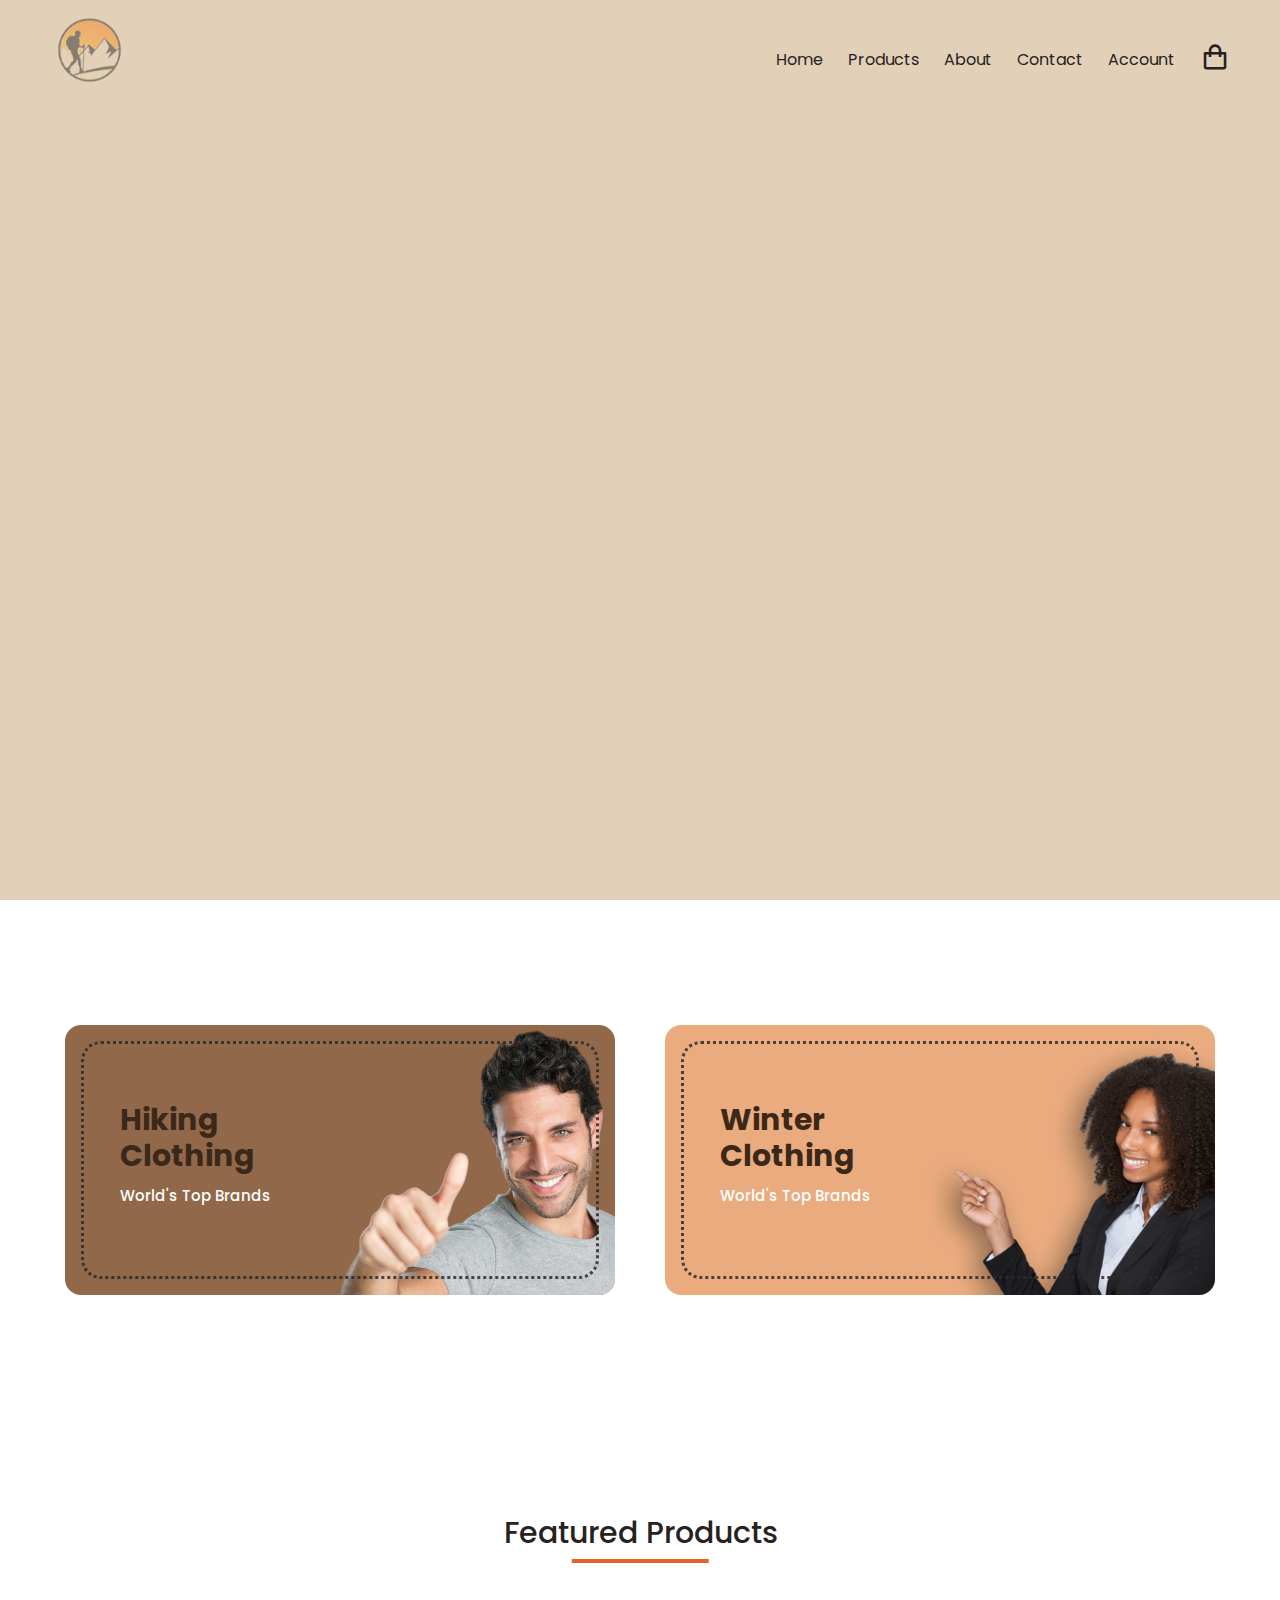
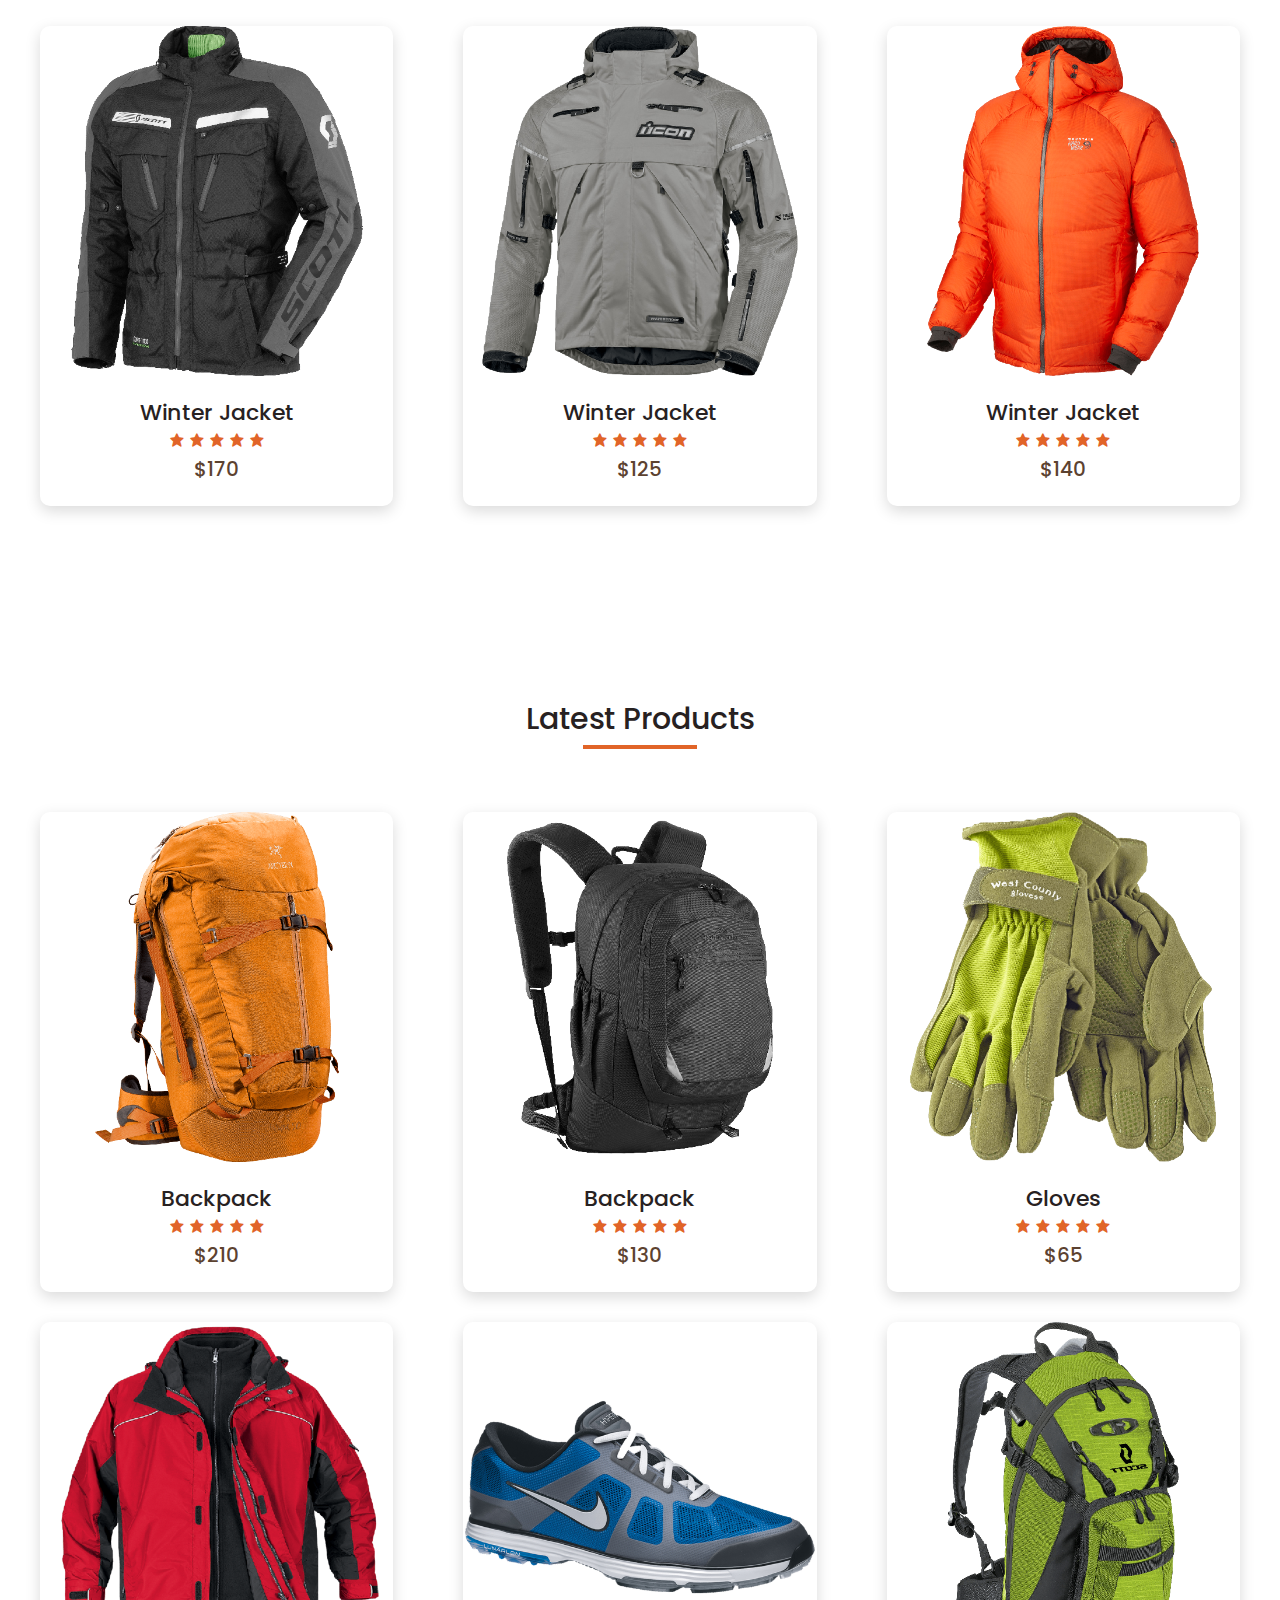
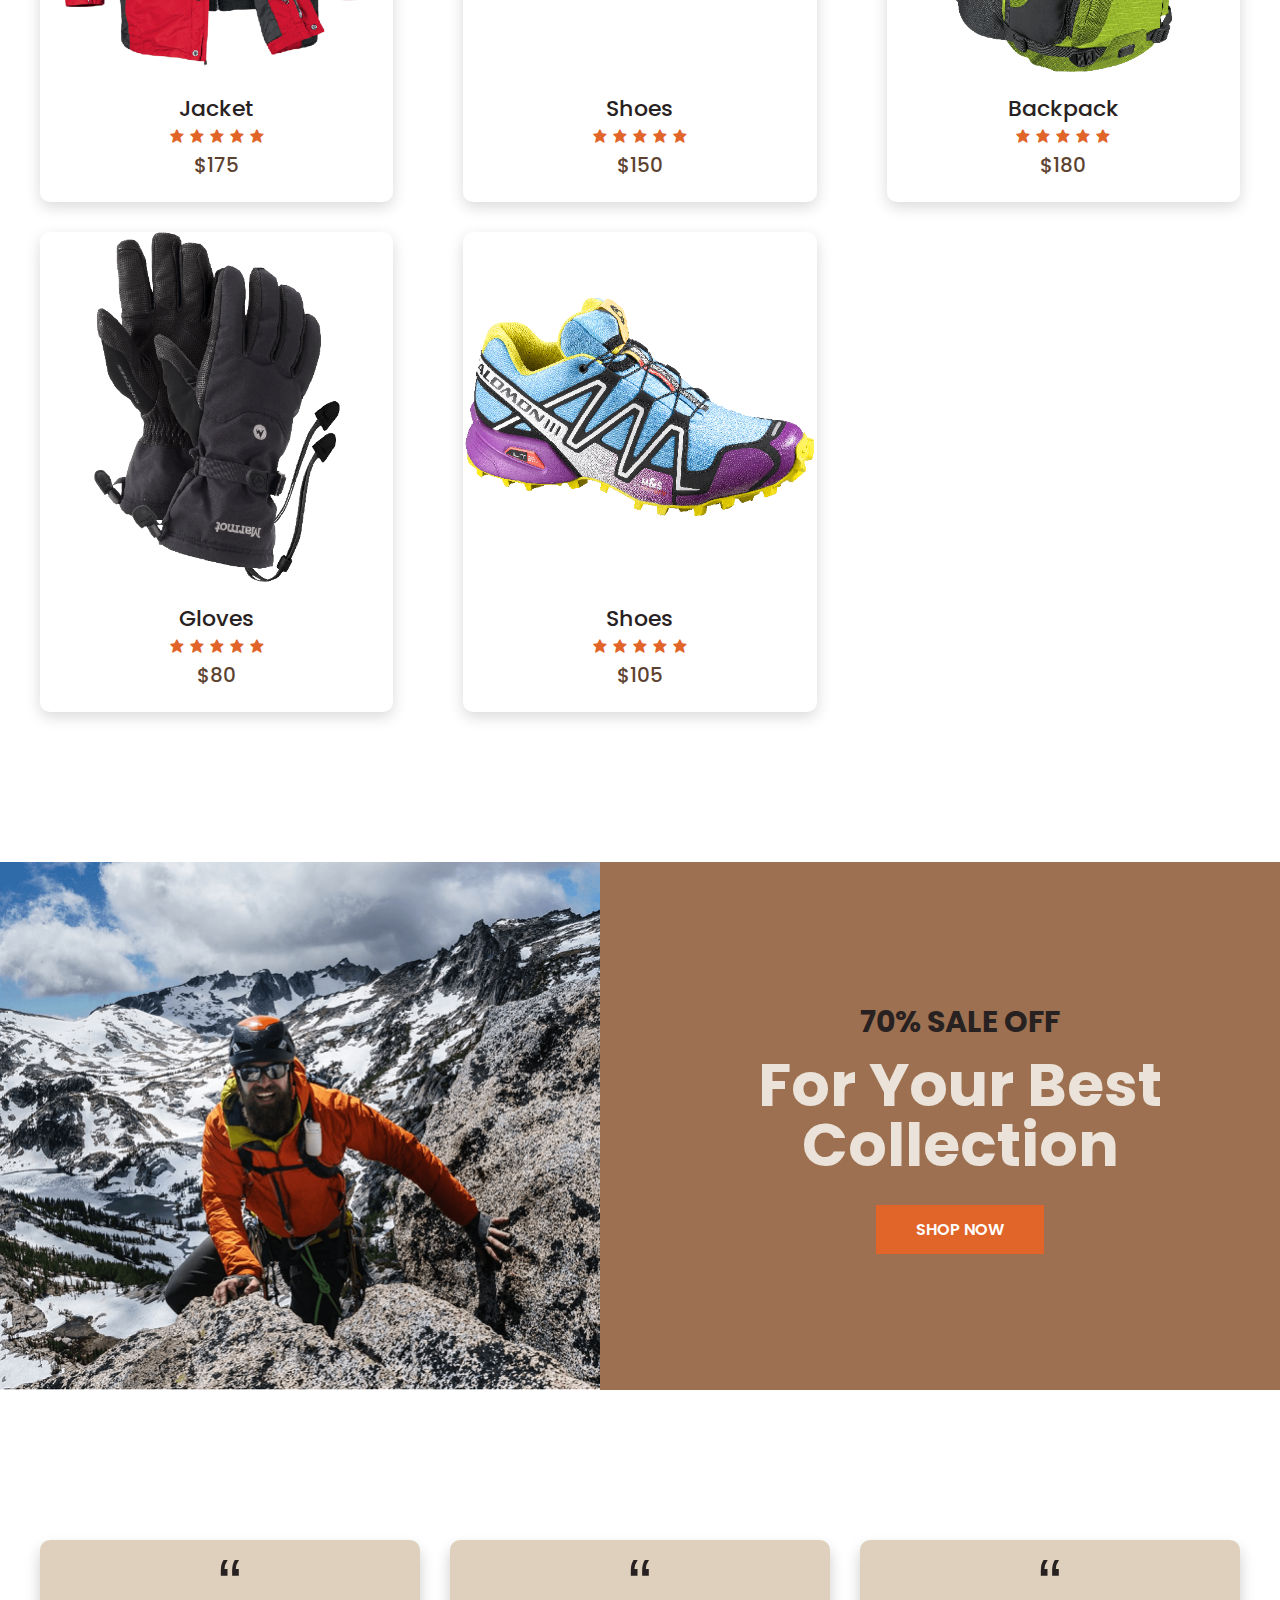
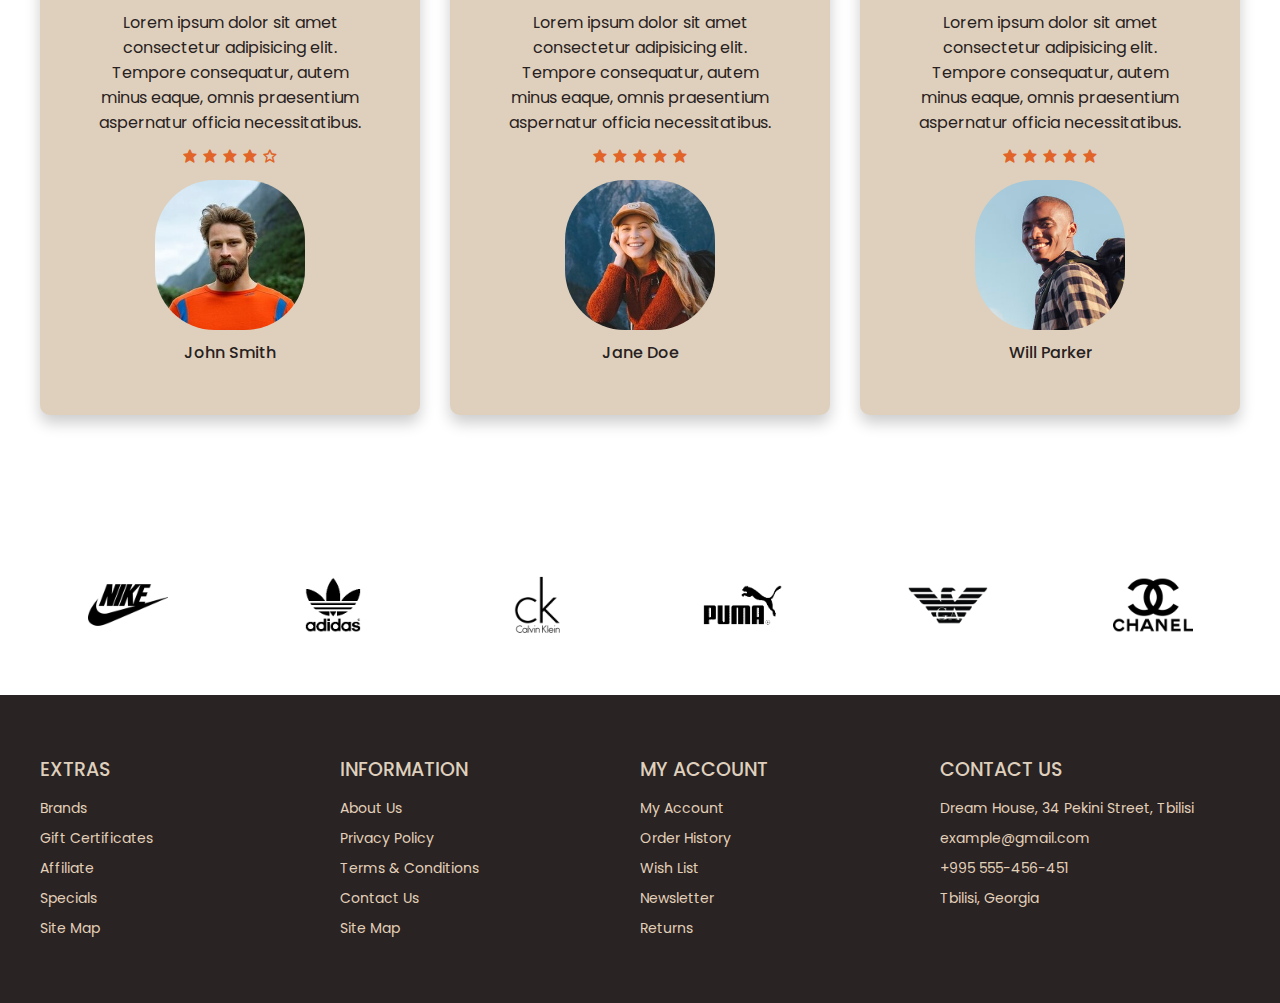
<file: index.html>
<!DOCTYPE html>
<html lang="en">

<head>
  <meta charset="UTF-8" />
  <meta name="viewport" content="width=device-width, initial-scale=1.0" />
  <link rel="shortcut icon" href="logo.png" />
  <!--box icons-->
  <link rel="stylesheet" href="https://cdn.jsdelivr.net/npm/boxicons@latest/css/boxicons.min.css" />
  <!--fonts-->
  <link rel="preconnect" href="https://fonts.gstatic.com" />
  <link href="https://fonts.googleapis.com/css2?family=Poppins:wght@400;600;700&display=swap" rel="stylesheet" />
  <link rel="stylesheet" href="style.css" />
  <title>E-commerce Website</title>
</head>

<body>
  <!--header-->
  <header id="home" class="header">
    <!--navigation-->
    <nav class="nav">
      <div class="navigation container">
        <div class="logo">
          <img src="logo.png" alt="logo" />
        </div>
        <div class="menu">
          <div class="top-nav">
            <div class="logo">
              <img src="logo.png" alt="logo" />
            </div>
            <div class="close">
              <i class="bx bx-x"></i>
            </div>
          </div>

          <ul class="nav-list">
            <li class="nav-item">
              <a href="#home" class="nav-link scroll-link">Home</a>
            </li>
            <li class="nav-item">
              <a href="product.html" class="nav-link">Products</a>
            </li>
            <li class="nav-item">
              <a href="#about" class="nav-link scroll-link">About</a>
            </li>
            <li class="nav-item">
              <a href="#contact" class="nav-link scroll-link">Contact</a>
            </li>
            <li class="nav-item">
              <a href="#account" class="nav-link scroll-link">Account</a>
            </li>
            <li class="nav-item">
              <a href="cart.html" class="nav-link icon"><i class="bx bx-shopping-bag"></i></a></a>
            </li>
          </ul>
        </div>
        <a href="cart.html" class="cart-icon">
          <i class="bx bx-shopping-bag"></i>
        </a>
        <div class="hamburger">
          <i class="bx bx-menu"></i>
        </div>
      </div>
    </nav>

    <!--banner-->
    <img src="img/banner1.png" alt="" class="banner-img" />

    <div class="banner-content">
      <h2> <span class="discount">70%</span> SALE OFF</h2>
      <h1>
        <span>Winter Vibes</span>
        <span>mode on</span>
      </h1>
      <a href="#" class="btn">shop now</a>
    </div>
  </header>

  <!--main-->
  <main>
    <section class="section advert">
      <div class="advert-center container">
        <div class="advert-box">
          <div class="dotted">
            <div class="content">
              <h2>Hiking <br /> Clothing</h2>
              <h4>World's Top Brands</h4>
            </div>
          </div>
          <img src="img/advert1.png" alt="" />
        </div>
        <div class="advert-box">
          <div class="dotted">
            <div class="content">
              <h2>Winter <br /> Clothing</h2>
              <h4>World's Top Brands</h4>
            </div>
          </div>
          <img src="img/advert2.png" alt="" />
        </div>
      </div>
    </section>

    <!--featured products-->
    <section class="section featured">
      <div class="title">
        <h1>Featured Products</h1>
      </div>
      <div class="product-center container">
        <div class="product">
          <div class="product-header">
            <img src="img/jacket (1).png" alt="" />
            <ul class="icons">
              <span><i class="bx bx-heart"></i></span>
              <span><i class="bx bx-shopping-bag"></i></span>
              <span><i class="bx bx-search"></i></span>
            </ul>
          </div>
          <div class="product-footer">
            <a href="product-detail1.html">
              <h3>Winter Jacket</h3>
            </a>

            <div class="rating">
              <i class="bx bxs-star"></i>
              <i class="bx bxs-star"></i>
              <i class="bx bxs-star"></i>
              <i class="bx bxs-star"></i>
              <i class="bx bxs-star"></i>
            </div>
            <h4 class="price">$170</h4>
          </div>
        </div>
        <div class="product">
          <div class="product-header">
            <img src="img/jacket (3).png" alt="" />
            <ul class="icons">
              <span><i class="bx bx-heart"></i></span>
              <span><i class="bx bx-shopping-bag"></i></span>
              <span><i class="bx bx-search"></i></span>
            </ul>
          </div>
          <div class="product-footer">
            <a href="product-detail1.html">
              <h3>Winter Jacket</h3>
            </a>

            <div class="rating">
              <i class="bx bxs-star"></i>
              <i class="bx bxs-star"></i>
              <i class="bx bxs-star"></i>
              <i class="bx bxs-star"></i>
              <i class="bx bxs-star"></i>
            </div>
            <h4 class="price">$125</h4>
          </div>
        </div>
        <div class="product">
          <div class="product-header">
            <img src="img/jacket (2).png" alt="" />
            <ul class="icons">
              <span><i class="bx bx-heart"></i></span>
              <span><i class="bx bx-shopping-bag"></i></span>
              <span><i class="bx bx-search"></i></span>
            </ul>
          </div>
          <div class="product-footer">
            <a href="product-detail1.html">
              <h3>Winter Jacket</h3>
            </a>

            <div class="rating">
              <i class="bx bxs-star"></i>
              <i class="bx bxs-star"></i>
              <i class="bx bxs-star"></i>
              <i class="bx bxs-star"></i>
              <i class="bx bxs-star"></i>
            </div>
            <h4 class="price">$140</h4>
          </div>
        </div>
      </div>
    </section>

    <!--Latest products-->
    <section class="section featured">
      <div class="title">
        <h1>Latest Products</h1>
      </div>
      <div class="product-center container">
        <div class="product">
          <div class="product-header">
            <img src="img/backpack (1).png" alt="" />
            <ul class="icons">
              <span><i class="bx bx-heart"></i></span>
              <span><i class="bx bx-shopping-bag"></i></span>
              <span><i class="bx bx-search"></i></span>
            </ul>
          </div>
          <div class="product-footer">
            <a href="product-detail2.html">
              <h3>Backpack</h3>
            </a>

            <div class="rating">
              <i class="bx bxs-star"></i>
              <i class="bx bxs-star"></i>
              <i class="bx bxs-star"></i>
              <i class="bx bxs-star"></i>
              <i class="bx bxs-star"></i>
            </div>
            <h4 class="price">$210</h4>
          </div>
        </div>

        <div class="product">
          <div class="product-header">
            <img src="img/backpack (3).png" alt="" />
            <ul class="icons">
              <span><i class="bx bx-heart"></i></span>
              <span><i class="bx bx-shopping-bag"></i></span>
              <span><i class="bx bx-search"></i></span>
            </ul>
          </div>
          <div class="product-footer">
            <a href="product-detail2.html">
              <h3>Backpack</h3>
            </a>
            <div class="rating">
              <i class="bx bxs-star"></i>
              <i class="bx bxs-star"></i>
              <i class="bx bxs-star"></i>
              <i class="bx bxs-star"></i>
              <i class="bx bxs-star"></i>
            </div>
            <h4 class="price">$130</h4>
          </div>
        </div>

        <div class="product">
          <div class="product-header">
            <img src="img/gloves (1).png" alt="" />
            <ul class="icons">
              <span><i class="bx bx-heart"></i></span>
              <span><i class="bx bx-shopping-bag"></i></span>
              <span><i class="bx bx-search"></i></span>
            </ul>
          </div>
          <div class="product-footer">
            <a href="product-detail3.html">
              <h3>Gloves</h3>
            </a>
            <div class="rating">
              <i class="bx bxs-star"></i>
              <i class="bx bxs-star"></i>
              <i class="bx bxs-star"></i>
              <i class="bx bxs-star"></i>
              <i class="bx bxs-star"></i>
            </div>
            <h4 class="price">$65</h4>
          </div>
        </div>

        <div class="product">
          <div class="product-header">
            <img src="img/jacket (5).png" alt="" />
            <ul class="icons">
              <span><i class="bx bx-heart"></i></span>
              <span><i class="bx bx-shopping-bag"></i></span>
              <span><i class="bx bx-search"></i></span>
            </ul>
          </div>
          <div class="product-footer">
            <a href="product-detail1.html">
              <h3>Jacket</h3>
            </a>
            <div class="rating">
              <i class="bx bxs-star"></i>
              <i class="bx bxs-star"></i>
              <i class="bx bxs-star"></i>
              <i class="bx bxs-star"></i>
              <i class="bx bxs-star"></i>
            </div>
            <h4 class="price">$175</h4>
          </div>
        </div>

        <div class="product">
          <div class="product-header">
            <img src="img/shoes (1).png" alt="" />
            <ul class="icons">
              <span><i class="bx bx-heart"></i></span>
              <span><i class="bx bx-shopping-bag"></i></span>
              <span><i class="bx bx-search"></i></span>
            </ul>
          </div>
          <div class="product-footer">
            <a href="product-detail.html">
              <h3>Shoes</h3>
            </a>
            <div class="rating">
              <i class="bx bxs-star"></i>
              <i class="bx bxs-star"></i>
              <i class="bx bxs-star"></i>
              <i class="bx bxs-star"></i>
              <i class="bx bxs-star"></i>
            </div>
            <h4 class="price">$150</h4>
          </div>
        </div>

        <div class="product">
          <div class="product-header">
            <img src="img/backpack (2).png" alt="" />
            <ul class="icons">
              <span><i class="bx bx-heart"></i></span>
              <span><i class="bx bx-shopping-bag"></i></span>
              <span><i class="bx bx-search"></i></span>
            </ul>
          </div>
          <div class="product-footer">
            <a href="product-detail2.html">
              <h3>Backpack</h3>
            </a>
            <div class="rating">
              <i class="bx bxs-star"></i>
              <i class="bx bxs-star"></i>
              <i class="bx bxs-star"></i>
              <i class="bx bxs-star"></i>
              <i class="bx bxs-star"></i>
            </div>
            <h4 class="price">$180</h4>
          </div>
        </div>

        <div class="product">
          <div class="product-header">
            <img src="img/gloves (3).png" alt="" />
            <ul class="icons">
              <span><i class="bx bx-heart"></i></span>
              <span><i class="bx bx-shopping-bag"></i></span>
              <span><i class="bx bx-search"></i></span>
            </ul>
          </div>
          <div class="product-footer">
            <a href="product-detail3.html">
              <h3>Gloves</h3>
            </a>
            <div class="rating">
              <i class="bx bxs-star"></i>
              <i class="bx bxs-star"></i>
              <i class="bx bxs-star"></i>
              <i class="bx bxs-star"></i>
              <i class="bx bxs-star"></i>
            </div>
            <h4 class="price">$80</h4>
          </div>
        </div>

        <div class="product">
          <div class="product-header">
            <img src="img/shoes (5).png" alt="" />
            <ul class="icons">
              <span><i class="bx bx-heart"></i></span>
              <span><i class="bx bx-shopping-bag"></i></span>
              <span><i class="bx bx-search"></i></span>
            </ul>
          </div>
          <div class="product-footer">
            <a href="product-detail.html">
              <h3>Shoes</h3>
            </a>
            <div class="rating">
              <i class="bx bxs-star"></i>
              <i class="bx bxs-star"></i>
              <i class="bx bxs-star"></i>
              <i class="bx bxs-star"></i>
              <i class="bx bxs-star"></i>
            </div>
            <h4 class="price">$105</h4>
          </div>
        </div>
      </div>
    </section>

    <!--product banner-->
    <section class="section">
      <div class="product-banner">
        <div class="left">
          <img src="img/traveller.png" alt="" />
        </div>

        <div class="right">
          <div class="content">
            <h2><span class="discount">70% </span>SALE OFF</h2>
            <h1>
              <span>For Your Best Collection</span>
            </h1>
            <a href="#" class="btn">Shop now</a>
          </div>
        </div>
      </div>
    </section>

    <!--testimonials-->
    <section class="section">
      <div class="testimonial-center container">
        <div class="testimonial">
          <span>&ldquo;</span>
          <p>
            Lorem ipsum dolor sit amet consectetur adipisicing elit. Tempore consequatur, autem minus eaque, omnis
            praesentium aspernatur officia necessitatibus.
          </p>
          <div class="rating">
            <i class="bx bxs-star"></i>
            <i class="bx bxs-star"></i>
            <i class="bx bxs-star"></i>
            <i class="bx bxs-star"></i>
            <i class="bx bx-star"></i>
          </div>
          <div class="img-cover">
            <img src="img/test (1).jpg" alt="" />
          </div>
          <h4>John Smith</h4>
        </div>

        <div class="testimonial">
          <span>&ldquo;</span>
          <p>
            Lorem ipsum dolor sit amet consectetur adipisicing elit. Tempore consequatur, autem minus eaque, omnis
            praesentium aspernatur officia necessitatibus.
          </p>
          <div class="rating">
            <i class="bx bxs-star"></i>
            <i class="bx bxs-star"></i>
            <i class="bx bxs-star"></i>
            <i class="bx bxs-star"></i>
            <i class="bx bxs-star"></i>
          </div>
          <div class="img-cover">
            <img src="img/test (2).jpg" alt="" />
          </div>
          <h4>Jane Doe</h4>
        </div>

        <div class="testimonial">
          <span>&ldquo;</span>
          <p>
            Lorem ipsum dolor sit amet consectetur adipisicing elit. Tempore consequatur, autem minus eaque, omnis
            praesentium aspernatur officia necessitatibus.
          </p>
          <div class="rating">
            <i class="bx bxs-star"></i>
            <i class="bx bxs-star"></i>
            <i class="bx bxs-star"></i>
            <i class="bx bxs-star"></i>
            <i class="bx bxs-star"></i>
          </div>
          <div class="img-cover">
            <img src="img/test (3).jpg" alt="" />
          </div>
          <h4>Will Parker</h4>
        </div>
      </div>
    </section>

    <!--brands-->
    <section class="section">
      <div class="brands-center container">
        <div class="brand">
          <img src="brands/brand (1).png" alt="" />
        </div>
        <div class="brand">
          <img src="brands/brand (2).png" alt="" />
        </div>
        <div class="brand">
          <img src="brands/brand (3).png" alt="" />
        </div>
        <div class="brand">
          <img src="brands/brand (4).png" alt="" />
        </div>
        <div class="brand">
          <img src="brands/brand (5).png" alt="" />
        </div>
        <div class="brand">
          <img src="brands/brand (6).png" alt="" />
        </div>
      </div>
    </section>
  </main>

  <!-- Footer -->
  <footer id="footer" class="section footer">
    <div class="container">
      <div class="footer-container">
        <div class="footer-center">
          <h3>EXTRAS</h3>
          <a href="#">Brands</a>
          <a href="#">Gift Certificates</a>
          <a href="#">Affiliate</a>
          <a href="#">Specials</a>
          <a href="#">Site Map</a>
        </div>
        <div class="footer-center">
          <h3>INFORMATION</h3>
          <a href="#">About Us</a>
          <a href="#">Privacy Policy</a>
          <a href="#">Terms & Conditions</a>
          <a href="#">Contact Us</a>
          <a href="#">Site Map</a>
        </div>
        <div class="footer-center">
          <h3>MY ACCOUNT</h3>
          <a href="#">My Account</a>
          <a href="#">Order History</a>
          <a href="#">Wish List</a>
          <a href="#">Newsletter</a>
          <a href="#">Returns</a>
        </div>
        <div class="footer-center">
          <h3>CONTACT US</h3>
          <div>
            <span>
              <i class="fas fa-map-marker-alt"></i>
            </span>
            Dream House, 34 Pekini Street, Tbilisi
          </div>
          <div>
            <span>
              <i class="far fa-envelope"></i>
            </span>
            example@gmail.com
          </div>
          <div>
            <span>
              <i class="fas fa-phone"></i>
            </span>
            +995 555-456-451
          </div>
          <div>
            <span>
              <i class="far fa-paper-plane"></i>
            </span>
            Tbilisi, Georgia
          </div>
        </div>
      </div>
    </div>
    </div>
  </footer>
  <!-- End Footer -->

  <!--GSAP-->
  <script src="https://cdnjs.cloudflare.com/ajax/libs/gsap/3.5.1/gsap.min.js"></script>
  <script src="index.js"></script>
</body>

</html>
</file>
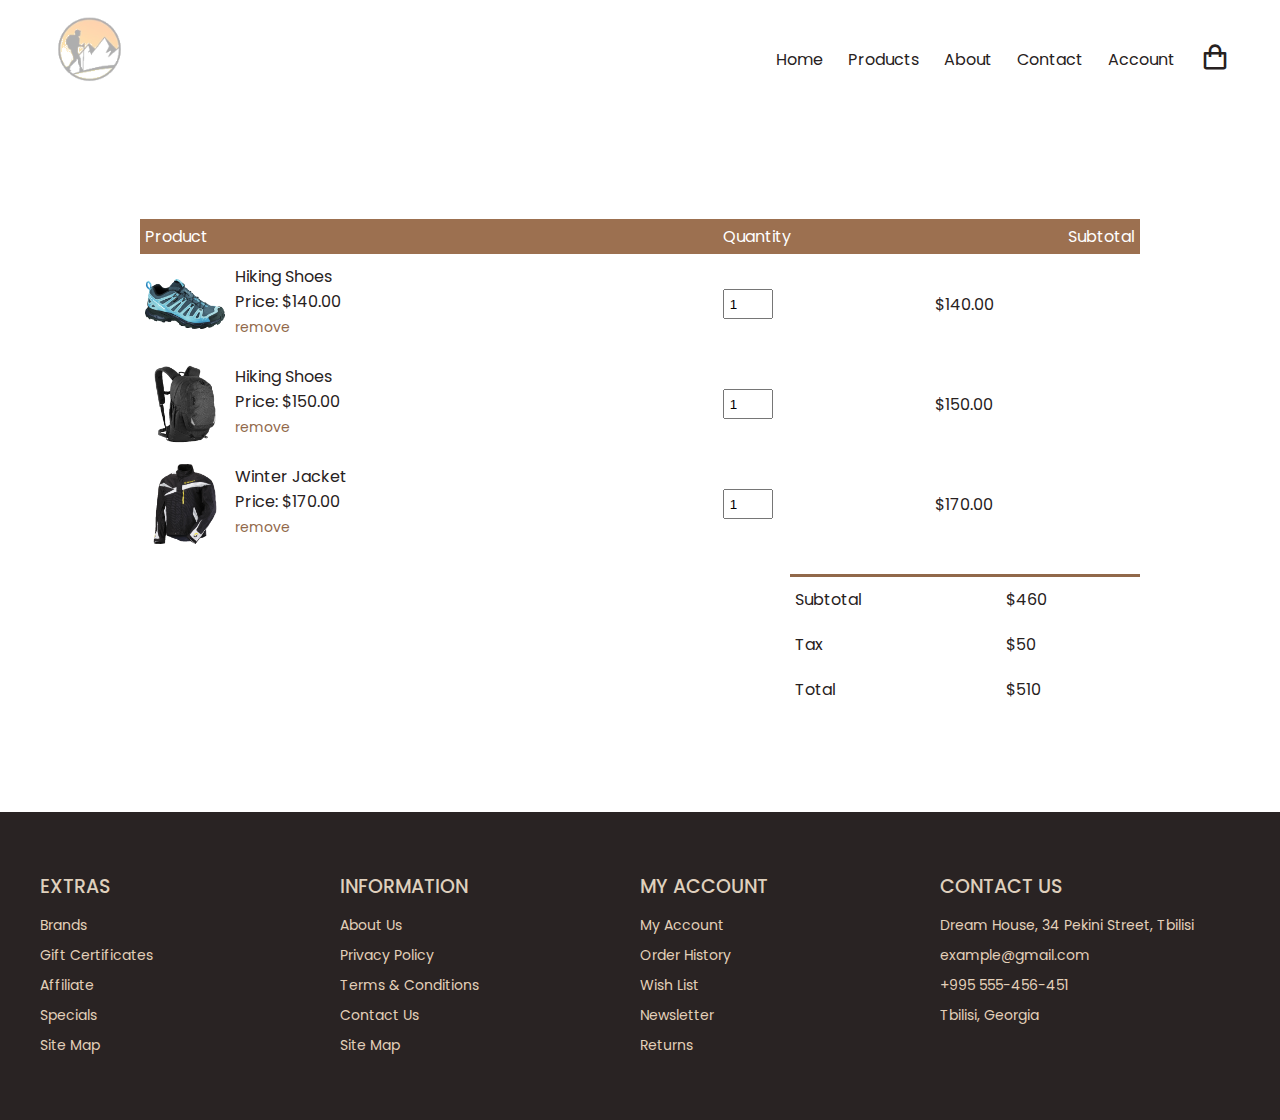
<file: cart.html>
<!DOCTYPE html>
<html lang="en">
  <head>
    <meta charset="UTF-8" />
    <meta name="viewport" content="width=device-width, initial-scale=1.0" />
    <link rel="shortcut icon" href="logo.png" />
    <!--box icons-->
    <link
      rel="stylesheet"
      href="https://cdn.jsdelivr.net/npm/boxicons@latest/css/boxicons.min.css"
    />
    <!--fonts-->
    <link rel="preconnect" href="https://fonts.gstatic.com" />
    <link
      href="https://fonts.googleapis.com/css2?family=Poppins:wght@400;600;700&display=swap"
      rel="stylesheet"
    />
    <link rel="stylesheet" href="style.css" />
    <title>Your Cart</title>
  </head>

  <body>
    <!--navigation-->
    <nav class="nav">
      <div class="navigation container">
        <div class="logo">
          <img src="logo.png" alt="logo" />
        </div>
        <div class="menu">
          <div class="top-nav">
            <div class="logo">
              <img src="logo.png" alt="logo" />
            </div>
            <div class="close">
              <i class="bx bx-x"></i>
            </div>
          </div>
          <ul class="nav-list">
            <li class="nav-item">
              <a href="#home" class="nav-link scroll-link">Home</a>
            </li>
            <li class="nav-item">
              <a href="product.html" class="nav-link">Products</a>
            </li>
            <li class="nav-item">
              <a href="#about" class="nav-link scroll-link">About</a>
            </li>
            <li class="nav-item">
              <a href="#contact" class="nav-link scroll-link">Contact</a>
            </li>
            <li class="nav-item">
              <a href="#account" class="nav-link scroll-link">Account</a>
            </li>
            <li class="nav-item">
              <a href="cart.html" class="nav-link icon"
                ><i class="bx bx-shopping-bag"></i
              ></a>
            </li>
          </ul>
        </div>
        <a href="cart.html" class="cart-icon">
          <i class="bx bx-shopping-bag"></i>
        </a>
        <div class="hamburger">
          <i class="bx bx-menu"></i>
        </div>
      </div>
    </nav>

    <div class="container-md cart">
      <table>
        <tr>
          <th>Product</th>
          <th>Quantity</th>
          <th>Subtotal</th>
        </tr>

        <tr>
          <td>
            <div class="cart-info">
              <img src="img/shoes (2).png" alt="" />
              <div>
                <p>Hiking Shoes</p>
                <span>Price: $140.00</span>
                <br />
                <a href="#">remove</a>
              </div>
            </div>
          </td>
          <td><input type="number" value="1" min="1" /></td>
          <td>$140.00</td>
        </tr>

        <tr>
          <td>
            <div class="cart-info">
              <img src="img/backpack (3).png" alt="" />
              <div>
                <p>Hiking Shoes</p>
                <span>Price: $150.00</span>
                <br />
                <a href="#">remove</a>
              </div>
            </div>
          </td>
          <td><input type="number" value="1" min="1" /></td>
          <td>$150.00</td>
        </tr>

        <tr>
          <td>
            <div class="cart-info">
              <img src="img/jacket (4).png" alt="" />
              <div>
                <p>Winter Jacket</p>
                <span>Price: $170.00</span>
                <br />
                <a href="#">remove</a>
              </div>
            </div>
          </td>
          <td><input type="number" value="1" min="1" /></td>
          <td>$170.00</td>
        </tr>
      </table>

      <div class="total-price">
        <table>
          <tr>
            <td>Subtotal</td>
            <td>$460</td>
          </tr>
          <tr>
            <td>Tax</td>
            <td>$50</td>
          </tr>
          <tr>
            <td>Total</td>
            <td>$510</td>
          </tr>
        </table>
      </div>
    </div>

    <!-- Footer -->
    <footer id="footer" class="section footer">
      <div class="container">
        <div class="footer-container">
          <div class="footer-center">
            <h3>EXTRAS</h3>
            <a href="#">Brands</a>
            <a href="#">Gift Certificates</a>
            <a href="#">Affiliate</a>
            <a href="#">Specials</a>
            <a href="#">Site Map</a>
          </div>
          <div class="footer-center">
            <h3>INFORMATION</h3>
            <a href="#">About Us</a>
            <a href="#">Privacy Policy</a>
            <a href="#">Terms & Conditions</a>
            <a href="#">Contact Us</a>
            <a href="#">Site Map</a>
          </div>
          <div class="footer-center">
            <h3>MY ACCOUNT</h3>
            <a href="#">My Account</a>
            <a href="#">Order History</a>
            <a href="#">Wish List</a>
            <a href="#">Newsletter</a>
            <a href="#">Returns</a>
          </div>
          <div class="footer-center">
            <h3>CONTACT US</h3>
            <div>
              <span>
                <i class="fas fa-map-marker-alt"></i>
              </span>
              Dream House, 34 Pekini Street, Tbilisi
            </div>
            <div>
              <span>
                <i class="far fa-envelope"></i>
              </span>
              example@gmail.com
            </div>
            <div>
              <span>
                <i class="fas fa-phone"></i>
              </span>
              +995 555-456-451
            </div>
            <div>
              <span>
                <i class="far fa-paper-plane"></i>
              </span>
              Tbilisi, Georgia
            </div>
          </div>
        </div>
      </div>
    </footer>
    <!-- End Footer -->

    <!--GSAP-->
    <script src="https://cdnjs.cloudflare.com/ajax/libs/gsap/3.5.1/gsap.min.js"></script>
    <script src="/index.js"></script>
  </body>
</html>
</file>
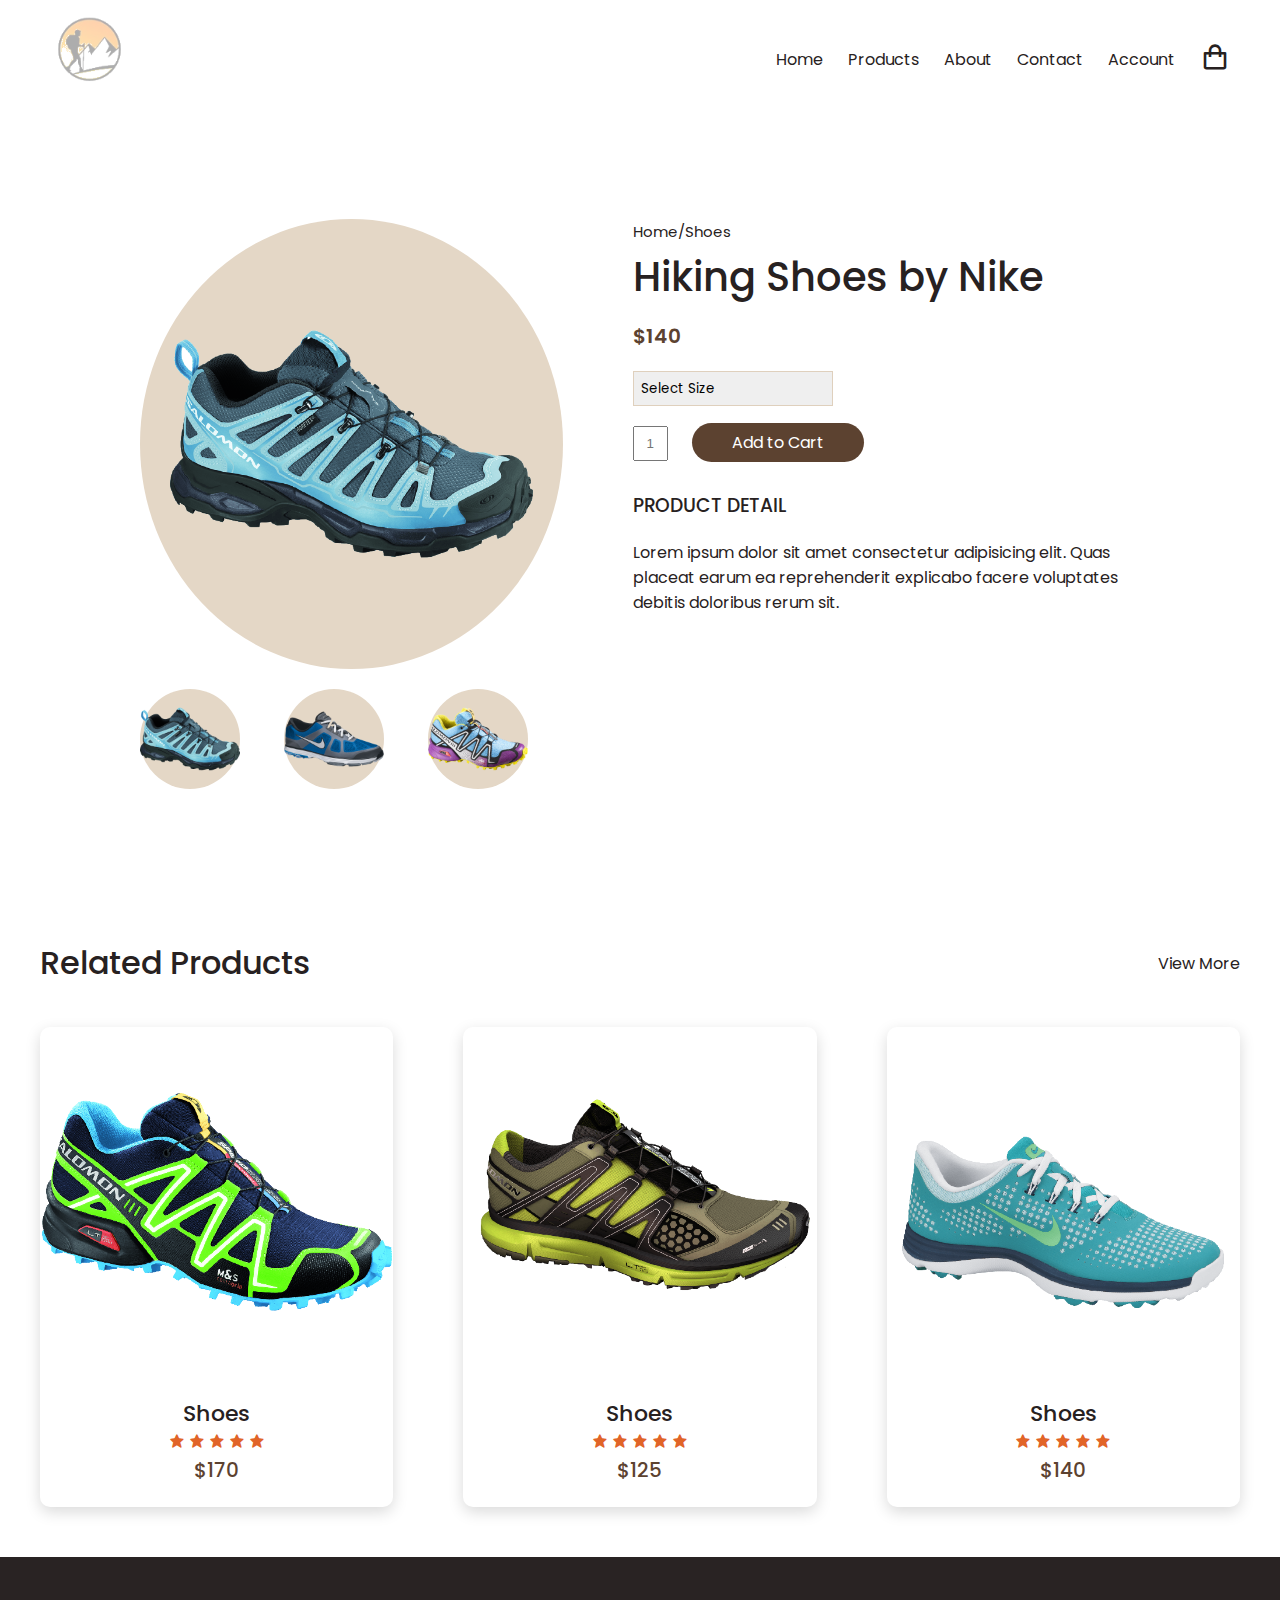
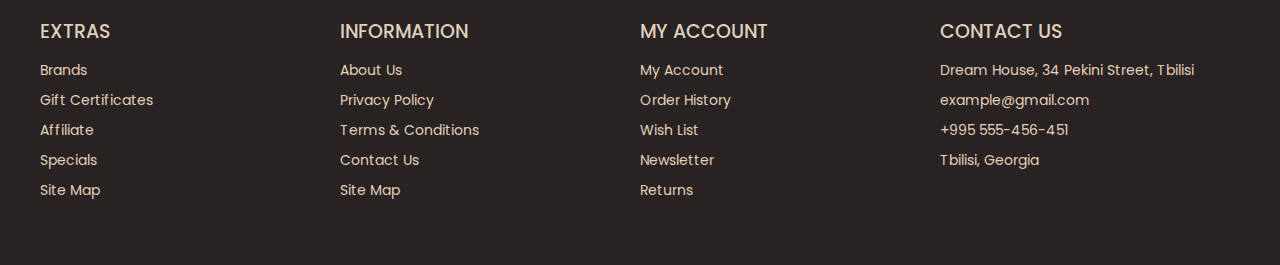
<file: product-detail.html>
<!DOCTYPE html>
<html lang="en">

<head>
  <meta charset="UTF-8" />
  <meta name="viewport" content="width=device-width, initial-scale=1.0" />
  <link rel="shortcut icon" href="logo.png" />
  <!--box icons-->
  <link rel="stylesheet" href="https://cdn.jsdelivr.net/npm/boxicons@latest/css/boxicons.min.css" />
  <!--fonts-->
  <link rel="preconnect" href="https://fonts.gstatic.com" />
  <link href="https://fonts.googleapis.com/css2?family=Poppins:wght@400;600;700&display=swap" rel="stylesheet" />
  <link rel="stylesheet" href="style.css" />
  <title>Shoes</title>
</head>

<body>
    <!--navigation-->
    <nav class="nav">
      <div class="navigation container">
        <div class="logo">
          <img src="logo.png" alt="logo" />
        </div>
        <div class="menu">
          <div class="top-nav">
            <div class="logo">
              <img src="logo.png" alt="logo" />
            </div>
            <div class="close">
              <i class="bx bx-x"></i>
            </div>
          </div>
          <ul class="nav-list">
            <li class="nav-item">
              <a href="#home" class="nav-link scroll-link">Home</a>
            </li>
            <li class="nav-item">
              <a href="product.html" class="nav-link">Products</a>
            </li>
            <li class="nav-item">
              <a href="#about" class="nav-link scroll-link">About</a>
            </li>
            <li class="nav-item">
              <a href="#contact" class="nav-link scroll-link">Contact</a>
            </li>
            <li class="nav-item">
              <a href="#account" class="nav-link scroll-link">Account</a>
            </li>
            <li class="nav-item">
              <a href="cart.html" class="nav-link icon"><i class="bx bx-shopping-bag"></i></a></a>
            </li>
          </ul>
        </div>
        <a href="cart.html" class="cart-icon">
          <i class="bx bx-shopping-bag"></i>
        </a>
        <div class="hamburger">
          <i class="bx bx-menu"></i>
        </div>
      </div>
    </nav>

  <!--Product details -->
  <section class="section product-detail">
    <div class="details container-md">
      <div class="left">
        <div class="main">
          <img src="img/shoes (2).png" alt="" >
        </div>

        <div class="thumbnails">
          <div class="thumbnail">
            <img src="img/shoes (2).png" alt="">
          </div>
          <div class="thumbnail">
            <img src="img/shoes (1).png" alt="">
          </div>
          <div class="thumbnail">
            <img src="img/shoes (5).png" alt="">
          </div>
        </div>
      </div>

      <div class="right">
        <span>Home/Shoes</span>
        <h1>Hiking Shoes by Nike</h1>
        <div class="price">$140</div>
        <form>
          <div>
            <select>
              <option value="Select Size" selected disabled>Select Size</option>
              <option value="38">38</option>
              <option value="40">40</option>
              <option value="42">42</option>
              <option value="44">44</option>
            </select>
            <span><i class="bx bx-chevron"></i></span>
          </div>
        </form>

        <form class="form">
          <input type="text" placeholder="1">
          <a href="cart.html" class="addCart">Add to Cart</a>
        </form>
        <h3>Product Detail</h3>
        <p>Lorem ipsum dolor sit amet consectetur adipisicing elit. Quas placeat earum ea reprehenderit explicabo facere voluptates debitis doloribus rerum sit.</p>
      </div>
    </div>
  </section>

  <!--related-->
  <section class="section featured">
    <div class="top container">
      <h1>Related Products</h1>
      <a href="#">View More</a>
    </div>
    <div class="product-center container">
      <div class="product">
        <div class="product-header">
          <img src="img/shoes (3).png" alt="" />
          <ul class="icons">
            <span><i class="bx bx-heart"></i></span>
            <span><i class="bx bx-shopping-bag"></i></span>
            <span><i class="bx bx-search"></i></span>
          </ul>
        </div>
        <div class="product-footer">
          <a href="#">
            <h3>Shoes</h3>
          </a>

          <div class="rating">
            <i class="bx bxs-star"></i>
            <i class="bx bxs-star"></i>
            <i class="bx bxs-star"></i>
            <i class="bx bxs-star"></i>
            <i class="bx bxs-star"></i>
          </div>
          <h4 class="price">$170</h4>
        </div>
      </div>
      <div class="product">
        <div class="product-header">
          <img src="img/shoes (7).png" alt="" />
          <ul class="icons">
            <span><i class="bx bx-heart"></i></span>
            <span><i class="bx bx-shopping-bag"></i></span>
            <span><i class="bx bx-search"></i></span>
          </ul>
        </div>
        <div class="product-footer">
          <a href="#">
            <h3>Shoes</h3>
          </a>

          <div class="rating">
            <i class="bx bxs-star"></i>
            <i class="bx bxs-star"></i>
            <i class="bx bxs-star"></i>
            <i class="bx bxs-star"></i>
            <i class="bx bxs-star"></i>
          </div>
          <h4 class="price">$125</h4>
        </div>
      </div>
      <div class="product">
        <div class="product-header">
          <img src="img/shoes (8).png" alt="" />
          <ul class="icons">
            <span><i class="bx bx-heart"></i></span>
            <span><i class="bx bx-shopping-bag"></i></span>
            <span><i class="bx bx-search"></i></span>
          </ul>
        </div>
        <div class="product-footer">
          <a href="#">
            <h3>Shoes</h3>
          </a>

          <div class="rating">
            <i class="bx bxs-star"></i>
            <i class="bx bxs-star"></i>
            <i class="bx bxs-star"></i>
            <i class="bx bxs-star"></i>
            <i class="bx bxs-star"></i>
          </div>
          <h4 class="price">$140</h4>
        </div>
      </div>
    </div>
  </section>


  <!-- Footer -->
  <footer id="footer" class="section footer">
    <div class="container">
      <div class="footer-container">
        <div class="footer-center">
          <h3>EXTRAS</h3>
          <a href="#">Brands</a>
          <a href="#">Gift Certificates</a>
          <a href="#">Affiliate</a>
          <a href="#">Specials</a>
          <a href="#">Site Map</a>
        </div>
        <div class="footer-center">
          <h3>INFORMATION</h3>
          <a href="#">About Us</a>
          <a href="#">Privacy Policy</a>
          <a href="#">Terms & Conditions</a>
          <a href="#">Contact Us</a>
          <a href="#">Site Map</a>
        </div>
        <div class="footer-center">
          <h3>MY ACCOUNT</h3>
          <a href="#">My Account</a>
          <a href="#">Order History</a>
          <a href="#">Wish List</a>
          <a href="#">Newsletter</a>
          <a href="#">Returns</a>
        </div>
        <div class="footer-center">
          <h3>CONTACT US</h3>
          <div>
            <span>
              <i class="fas fa-map-marker-alt"></i>
            </span>
            Dream House, 34 Pekini Street, Tbilisi
          </div>
          <div>
            <span>
              <i class="far fa-envelope"></i>
            </span>
            example@gmail.com
          </div>
          <div>
            <span>
              <i class="fas fa-phone"></i>
            </span>
            +995 555-456-451
          </div>
          <div>
            <span>
              <i class="far fa-paper-plane"></i>
            </span>
            Tbilisi, Georgia
          </div>
        </div>
      </div>
    </div>
    </div>
  </footer>
  <!-- End Footer -->

  <!--GSAP-->
  <script src="https://cdnjs.cloudflare.com/ajax/libs/gsap/3.5.1/gsap.min.js"></script>
  <script src="/index.js"></script>
</body>

</html>
</file>
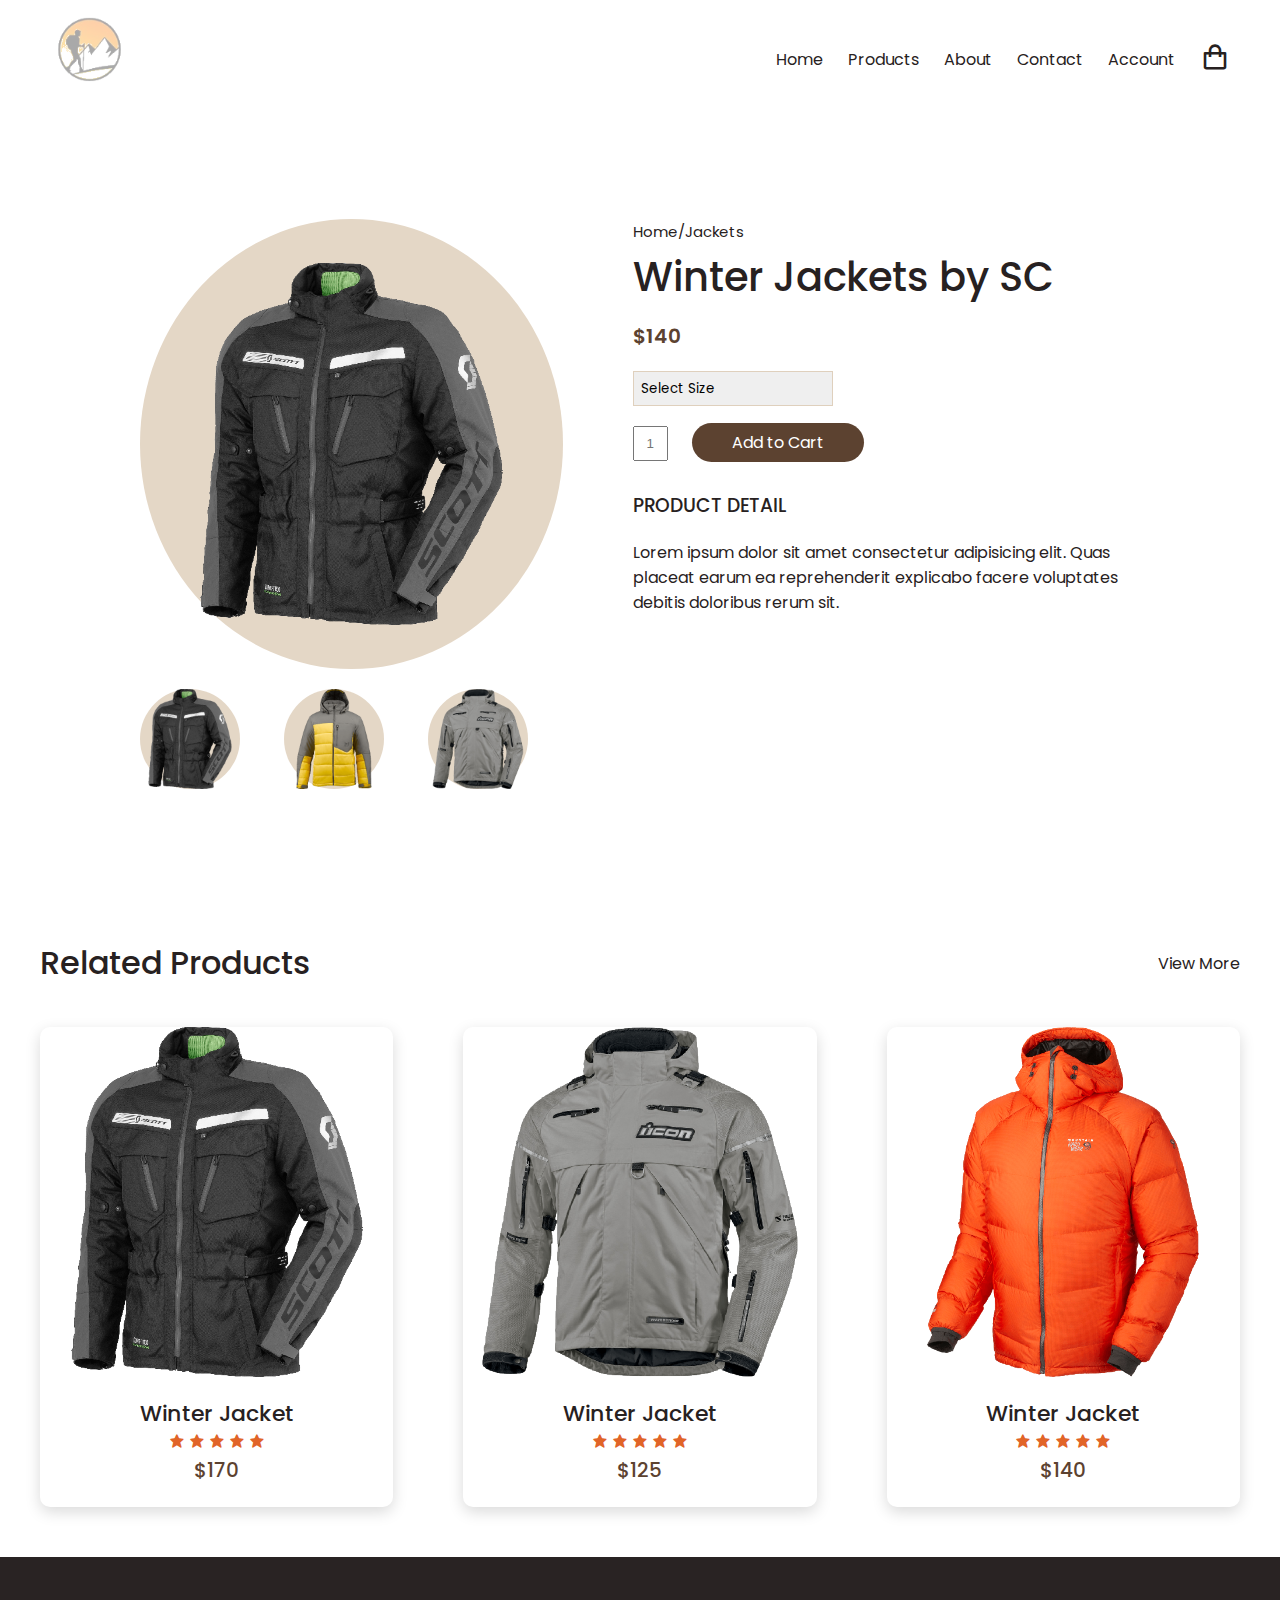
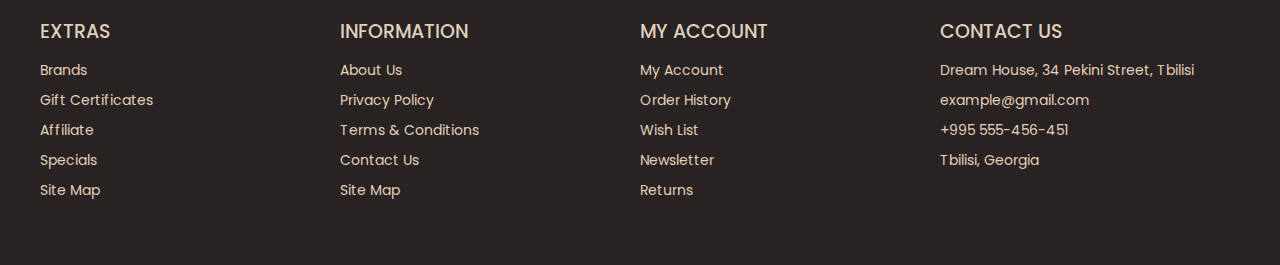
<file: product-detail1.html>
<!DOCTYPE html>
<html lang="en">

<head>
  <meta charset="UTF-8" />
  <meta name="viewport" content="width=device-width, initial-scale=1.0" />
  <link rel="shortcut icon" href="logo.png" />
  <!--box icons-->
  <link rel="stylesheet" href="https://cdn.jsdelivr.net/npm/boxicons@latest/css/boxicons.min.css" />
  <!--fonts-->
  <link rel="preconnect" href="https://fonts.gstatic.com" />
  <link href="https://fonts.googleapis.com/css2?family=Poppins:wght@400;600;700&display=swap" rel="stylesheet" />
  <link rel="stylesheet" href="style.css" />
  <title>Jackets</title>
</head>

<body>
    <!--navigation-->
    <nav class="nav">
      <div class="navigation container">
        <div class="logo">
          <img src="logo.png" alt="logo" />
        </div>
        <div class="menu">
          <div class="top-nav">
            <div class="logo">
              <img src="logo.png" alt="logo" />
            </div>
            <div class="close">
              <i class="bx bx-x"></i>
            </div>
          </div>
          <ul class="nav-list">
            <li class="nav-item">
              <a href="#home" class="nav-link scroll-link">Home</a>
            </li>
            <li class="nav-item">
              <a href="product.html" class="nav-link">Products</a>
            </li>
            <li class="nav-item">
              <a href="#about" class="nav-link scroll-link">About</a>
            </li>
            <li class="nav-item">
              <a href="#contact" class="nav-link scroll-link">Contact</a>
            </li>
            <li class="nav-item">
              <a href="#account" class="nav-link scroll-link">Account</a>
            </li>
            <li class="nav-item">
              <a href="cart.html" class="nav-link icon"><i class="bx bx-shopping-bag"></i></a></a>
            </li>
          </ul>
        </div>
        <a href="cart.html" class="cart-icon">
          <i class="bx bx-shopping-bag"></i>
        </a>
        <div class="hamburger">
          <i class="bx bx-menu"></i>
        </div>
      </div>
    </nav>

  <!--Product details -->
  <section class="section product-detail">
    <div class="details container-md">
      <div class="left">
        <div class="main">
          <img src="img/jacket (1).png" alt="" >
        </div>

        <div class="thumbnails">
          <div class="thumbnail">
            <img src="img/jacket (1).png" alt="">
          </div>
          <div class="thumbnail">
            <img src="img/jacket (6).png" alt="">
          </div>
          <div class="thumbnail">
            <img src="img/jacket (3).png" alt="">
          </div>
        </div>
      </div>

      <div class="right">
        <span>Home/Jackets</span>
        <h1>Winter Jackets by SC</h1>
        <div class="price">$140</div>
        <form>
          <div>
            <select>
              <option value="Select Size" selected disabled>Select Size</option>
              <option value="38">38</option>
              <option value="40">40</option>
              <option value="42">42</option>
              <option value="44">44</option>
            </select>
            <span><i class="bx bx-chevron"></i></span>
          </div>
        </form>

        <form class="form">
          <input type="text" placeholder="1">
          <a href="cart.html" class="addCart">Add to Cart</a>
        </form>
        <h3>Product Detail</h3>
        <p>Lorem ipsum dolor sit amet consectetur adipisicing elit. Quas placeat earum ea reprehenderit explicabo facere voluptates debitis doloribus rerum sit.</p>
      </div>
    </div>
  </section>

  <!--related-->
  <section class="section featured">
    <div class="top container">
      <h1>Related Products</h1>
      <a href="#">View More</a>
    </div>
    <div class="product-center container">
      <div class="product">
        <div class="product-header">
          <img src="img/jacket (1).png" alt="" />
          <ul class="icons">
            <span><i class="bx bx-heart"></i></span>
            <span><i class="bx bx-shopping-bag"></i></span>
            <span><i class="bx bx-search"></i></span>
          </ul>
        </div>
        <div class="product-footer">
          <a href="#">
            <h3>Winter Jacket</h3>
          </a>

          <div class="rating">
            <i class="bx bxs-star"></i>
            <i class="bx bxs-star"></i>
            <i class="bx bxs-star"></i>
            <i class="bx bxs-star"></i>
            <i class="bx bxs-star"></i>
          </div>
          <h4 class="price">$170</h4>
        </div>
      </div>
      <div class="product">
        <div class="product-header">
          <img src="img/jacket (3).png" alt="" />
          <ul class="icons">
            <span><i class="bx bx-heart"></i></span>
            <span><i class="bx bx-shopping-bag"></i></span>
            <span><i class="bx bx-search"></i></span>
          </ul>
        </div>
        <div class="product-footer">
          <a href="#">
            <h3>Winter Jacket</h3>
          </a>

          <div class="rating">
            <i class="bx bxs-star"></i>
            <i class="bx bxs-star"></i>
            <i class="bx bxs-star"></i>
            <i class="bx bxs-star"></i>
            <i class="bx bxs-star"></i>
          </div>
          <h4 class="price">$125</h4>
        </div>
      </div>
      <div class="product">
        <div class="product-header">
          <img src="img/jacket (2).png" alt="" />
          <ul class="icons">
            <span><i class="bx bx-heart"></i></span>
            <span><i class="bx bx-shopping-bag"></i></span>
            <span><i class="bx bx-search"></i></span>
          </ul>
        </div>
        <div class="product-footer">
          <a href="#">
            <h3>Winter Jacket</h3>
          </a>

          <div class="rating">
            <i class="bx bxs-star"></i>
            <i class="bx bxs-star"></i>
            <i class="bx bxs-star"></i>
            <i class="bx bxs-star"></i>
            <i class="bx bxs-star"></i>
          </div>
          <h4 class="price">$140</h4>
        </div>
      </div>
    </div>
  </section>


  <!-- Footer -->
  <footer id="footer" class="section footer">
    <div class="container">
      <div class="footer-container">
        <div class="footer-center">
          <h3>EXTRAS</h3>
          <a href="#">Brands</a>
          <a href="#">Gift Certificates</a>
          <a href="#">Affiliate</a>
          <a href="#">Specials</a>
          <a href="#">Site Map</a>
        </div>
        <div class="footer-center">
          <h3>INFORMATION</h3>
          <a href="#">About Us</a>
          <a href="#">Privacy Policy</a>
          <a href="#">Terms & Conditions</a>
          <a href="#">Contact Us</a>
          <a href="#">Site Map</a>
        </div>
        <div class="footer-center">
          <h3>MY ACCOUNT</h3>
          <a href="#">My Account</a>
          <a href="#">Order History</a>
          <a href="#">Wish List</a>
          <a href="#">Newsletter</a>
          <a href="#">Returns</a>
        </div>
        <div class="footer-center">
          <h3>CONTACT US</h3>
          <div>
            <span>
              <i class="fas fa-map-marker-alt"></i>
            </span>
            Dream House, 34 Pekini Street, Tbilisi
          </div>
          <div>
            <span>
              <i class="far fa-envelope"></i>
            </span>
            example@gmail.com
          </div>
          <div>
            <span>
              <i class="fas fa-phone"></i>
            </span>
            +995 555-456-451
          </div>
          <div>
            <span>
              <i class="far fa-paper-plane"></i>
            </span>
            Tbilisi, Georgia
          </div>
        </div>
      </div>
    </div>
    </div>
  </footer>
  <!-- End Footer -->

  <!--GSAP-->
  <script src="https://cdnjs.cloudflare.com/ajax/libs/gsap/3.5.1/gsap.min.js"></script>
  <script src="/index.js"></script>
</body>

</html>
</file>
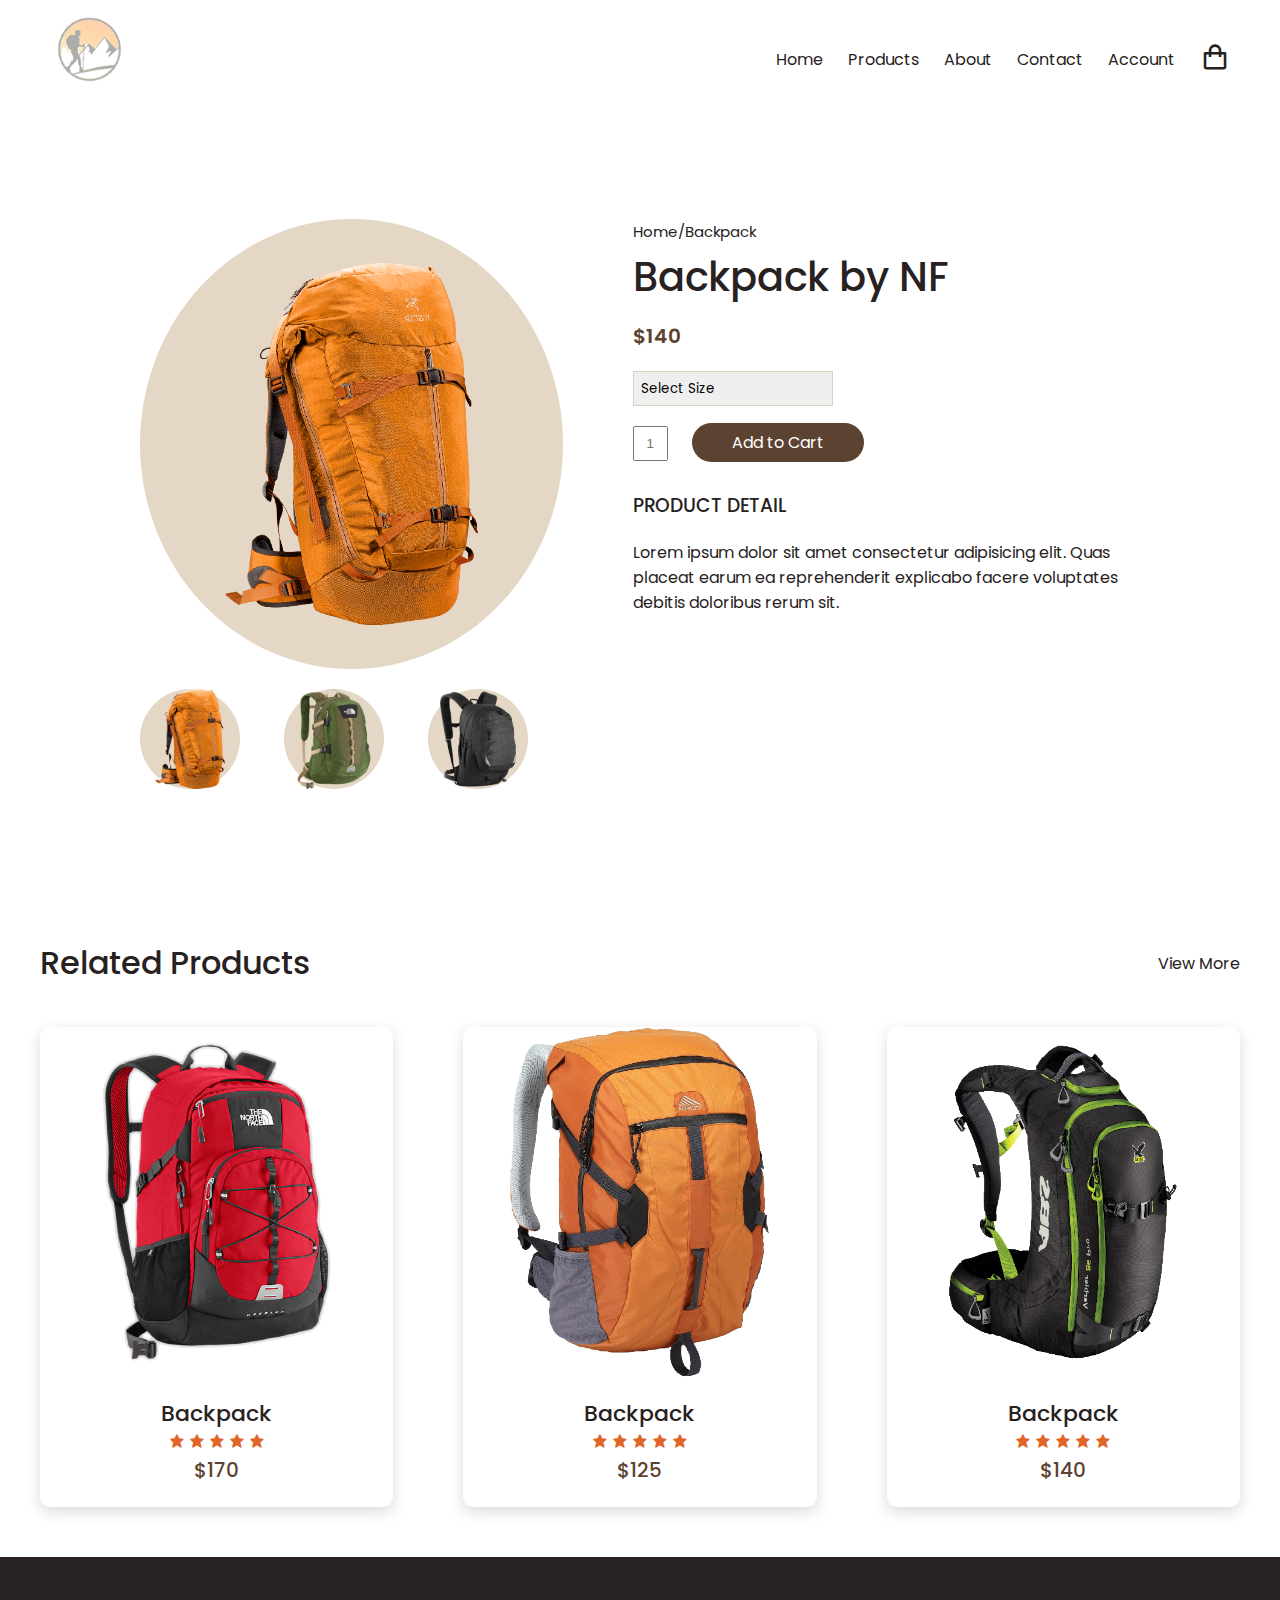
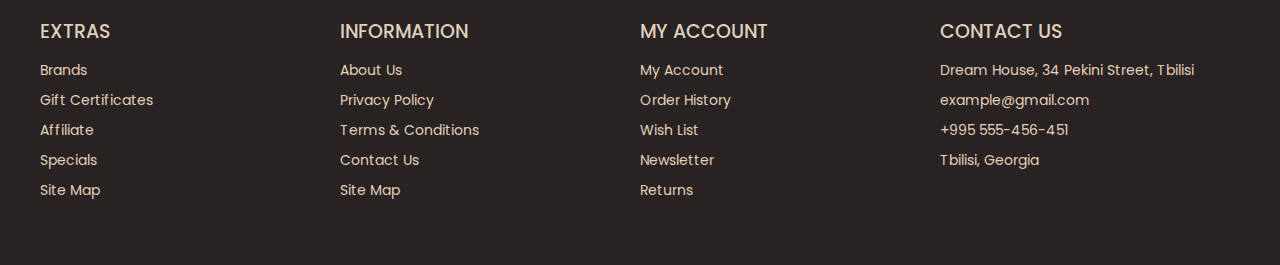
<file: product-detail2.html>
<!DOCTYPE html>
<html lang="en">
  <head>
    <meta charset="UTF-8" />
    <meta name="viewport" content="width=device-width, initial-scale=1.0" />
    <link rel="shortcut icon" href="logo.png" />
    <!--box icons-->
    <link
      rel="stylesheet"
      href="https://cdn.jsdelivr.net/npm/boxicons@latest/css/boxicons.min.css"
    />
    <!--fonts-->
    <link rel="preconnect" href="https://fonts.gstatic.com" />
    <link
      href="https://fonts.googleapis.com/css2?family=Poppins:wght@400;600;700&display=swap"
      rel="stylesheet"
    />
    <link rel="stylesheet" href="style.css" />
    <title>Backpack</title>
  </head>

  <body>
    <!--navigation-->
    <nav class="nav">
      <div class="navigation container">
        <div class="logo">
          <img src="logo.png" alt="logo" />
        </div>
        <div class="menu">
          <div class="top-nav">
            <div class="logo">
              <img src="logo.png" alt="logo" />
            </div>
            <div class="close">
              <i class="bx bx-x"></i>
            </div>
          </div>
          <ul class="nav-list">
            <li class="nav-item">
              <a href="#home" class="nav-link scroll-link">Home</a>
            </li>
            <li class="nav-item">
              <a href="product.html" class="nav-link">Products</a>
            </li>
            <li class="nav-item">
              <a href="#about" class="nav-link scroll-link">About</a>
            </li>
            <li class="nav-item">
              <a href="#contact" class="nav-link scroll-link">Contact</a>
            </li>
            <li class="nav-item">
              <a href="#account" class="nav-link scroll-link">Account</a>
            </li>
            <li class="nav-item">
              <a href="cart.html" class="nav-link icon">
                <i class="bx bx-shopping-bag"></i
              ></a>
            </li>
          </ul>
        </div>
        <a href="cart.html" class="cart-icon">
          <i class="bx bx-shopping-bag"></i>
        </a>
        <div class="hamburger">
          <i class="bx bx-menu"></i>
        </div>
      </div>
    </nav>

    <!--Product details -->
    <section class="section product-detail">
      <div class="details container-md">
        <div class="left">
          <div class="main">
            <img src="img/backpack (1).png" alt="" />
          </div>

          <div class="thumbnails">
            <div class="thumbnail">
              <img src="img/backpack (1).png" alt="" />
            </div>
            <div class="thumbnail">
              <img src="img/backpack (7).png" alt="" />
            </div>
            <div class="thumbnail">
              <img src="img/backpack (3).png" alt="" />
            </div>
          </div>
        </div>

        <div class="right">
          <span>Home/Backpack</span>
          <h1>Backpack by NF</h1>
          <div class="price">$140</div>
          <form>
            <div>
              <select>
                <option value="Select Size" selected disabled>
                  Select Size
                </option>
                <option value="38">38</option>
                <option value="40">40</option>
                <option value="42">42</option>
                <option value="44">44</option>
              </select>
              <span><i class="bx bx-chevron"></i></span>
            </div>
          </form>

          <form class="form">
            <input type="text" placeholder="1" />
            <a href="cart.html" class="addCart">Add to Cart</a>
          </form>
          <h3>Product Detail</h3>
          <p>
            Lorem ipsum dolor sit amet consectetur adipisicing elit. Quas
            placeat earum ea reprehenderit explicabo facere voluptates debitis
            doloribus rerum sit.
          </p>
        </div>
      </div>
    </section>

    <!--related-->
    <section class="section featured">
      <div class="top container">
        <h1>Related Products</h1>
        <a href="#">View More</a>
      </div>
      <div class="product-center container">
        <div class="product">
          <div class="product-header">
            <img src="img/backpack (6).png" alt="" />
            <ul class="icons">
              <span><i class="bx bx-heart"></i></span>
              <span><i class="bx bx-shopping-bag"></i></span>
              <span><i class="bx bx-search"></i></span>
            </ul>
          </div>
          <div class="product-footer">
            <a href="#">
              <h3>Backpack</h3>
            </a>

            <div class="rating">
              <i class="bx bxs-star"></i>
              <i class="bx bxs-star"></i>
              <i class="bx bxs-star"></i>
              <i class="bx bxs-star"></i>
              <i class="bx bxs-star"></i>
            </div>
            <h4 class="price">$170</h4>
          </div>
        </div>
        <div class="product">
          <div class="product-header">
            <img src="img/backpack (4).png" alt="" />
            <ul class="icons">
              <span><i class="bx bx-heart"></i></span>
              <span><i class="bx bx-shopping-bag"></i></span>
              <span><i class="bx bx-search"></i></span>
            </ul>
          </div>
          <div class="product-footer">
            <a href="#">
              <h3>Backpack</h3>
            </a>

            <div class="rating">
              <i class="bx bxs-star"></i>
              <i class="bx bxs-star"></i>
              <i class="bx bxs-star"></i>
              <i class="bx bxs-star"></i>
              <i class="bx bxs-star"></i>
            </div>
            <h4 class="price">$125</h4>
          </div>
        </div>
        <div class="product">
          <div class="product-header">
            <img src="img/backpack (8).png" alt="" />
            <ul class="icons">
              <span><i class="bx bx-heart"></i></span>
              <span><i class="bx bx-shopping-bag"></i></span>
              <span><i class="bx bx-search"></i></span>
            </ul>
          </div>
          <div class="product-footer">
            <a href="#">
              <h3>Backpack</h3>
            </a>

            <div class="rating">
              <i class="bx bxs-star"></i>
              <i class="bx bxs-star"></i>
              <i class="bx bxs-star"></i>
              <i class="bx bxs-star"></i>
              <i class="bx bxs-star"></i>
            </div>
            <h4 class="price">$140</h4>
          </div>
        </div>
      </div>
    </section>

    <!-- Footer -->
    <footer id="footer" class="section footer">
      <div class="container">
        <div class="footer-container">
          <div class="footer-center">
            <h3>EXTRAS</h3>
            <a href="#">Brands</a>
            <a href="#">Gift Certificates</a>
            <a href="#">Affiliate</a>
            <a href="#">Specials</a>
            <a href="#">Site Map</a>
          </div>
          <div class="footer-center">
            <h3>INFORMATION</h3>
            <a href="#">About Us</a>
            <a href="#">Privacy Policy</a>
            <a href="#">Terms & Conditions</a>
            <a href="#">Contact Us</a>
            <a href="#">Site Map</a>
          </div>
          <div class="footer-center">
            <h3>MY ACCOUNT</h3>
            <a href="#">My Account</a>
            <a href="#">Order History</a>
            <a href="#">Wish List</a>
            <a href="#">Newsletter</a>
            <a href="#">Returns</a>
          </div>
          <div class="footer-center">
            <h3>CONTACT US</h3>
            <div>
              <span>
                <i class="fas fa-map-marker-alt"></i>
              </span>
              Dream House, 34 Pekini Street, Tbilisi
            </div>
            <div>
              <span>
                <i class="far fa-envelope"></i>
              </span>
              example@gmail.com
            </div>
            <div>
              <span>
                <i class="fas fa-phone"></i>
              </span>
              +995 555-456-451
            </div>
            <div>
              <span>
                <i class="far fa-paper-plane"></i>
              </span>
              Tbilisi, Georgia
            </div>
          </div>
        </div>
      </div>
    </footer>
    <!-- End Footer -->

    <!--GSAP-->
    <script src="https://cdnjs.cloudflare.com/ajax/libs/gsap/3.5.1/gsap.min.js"></script>
    <script src="/index.js"></script>
  </body>
</html>
</file>
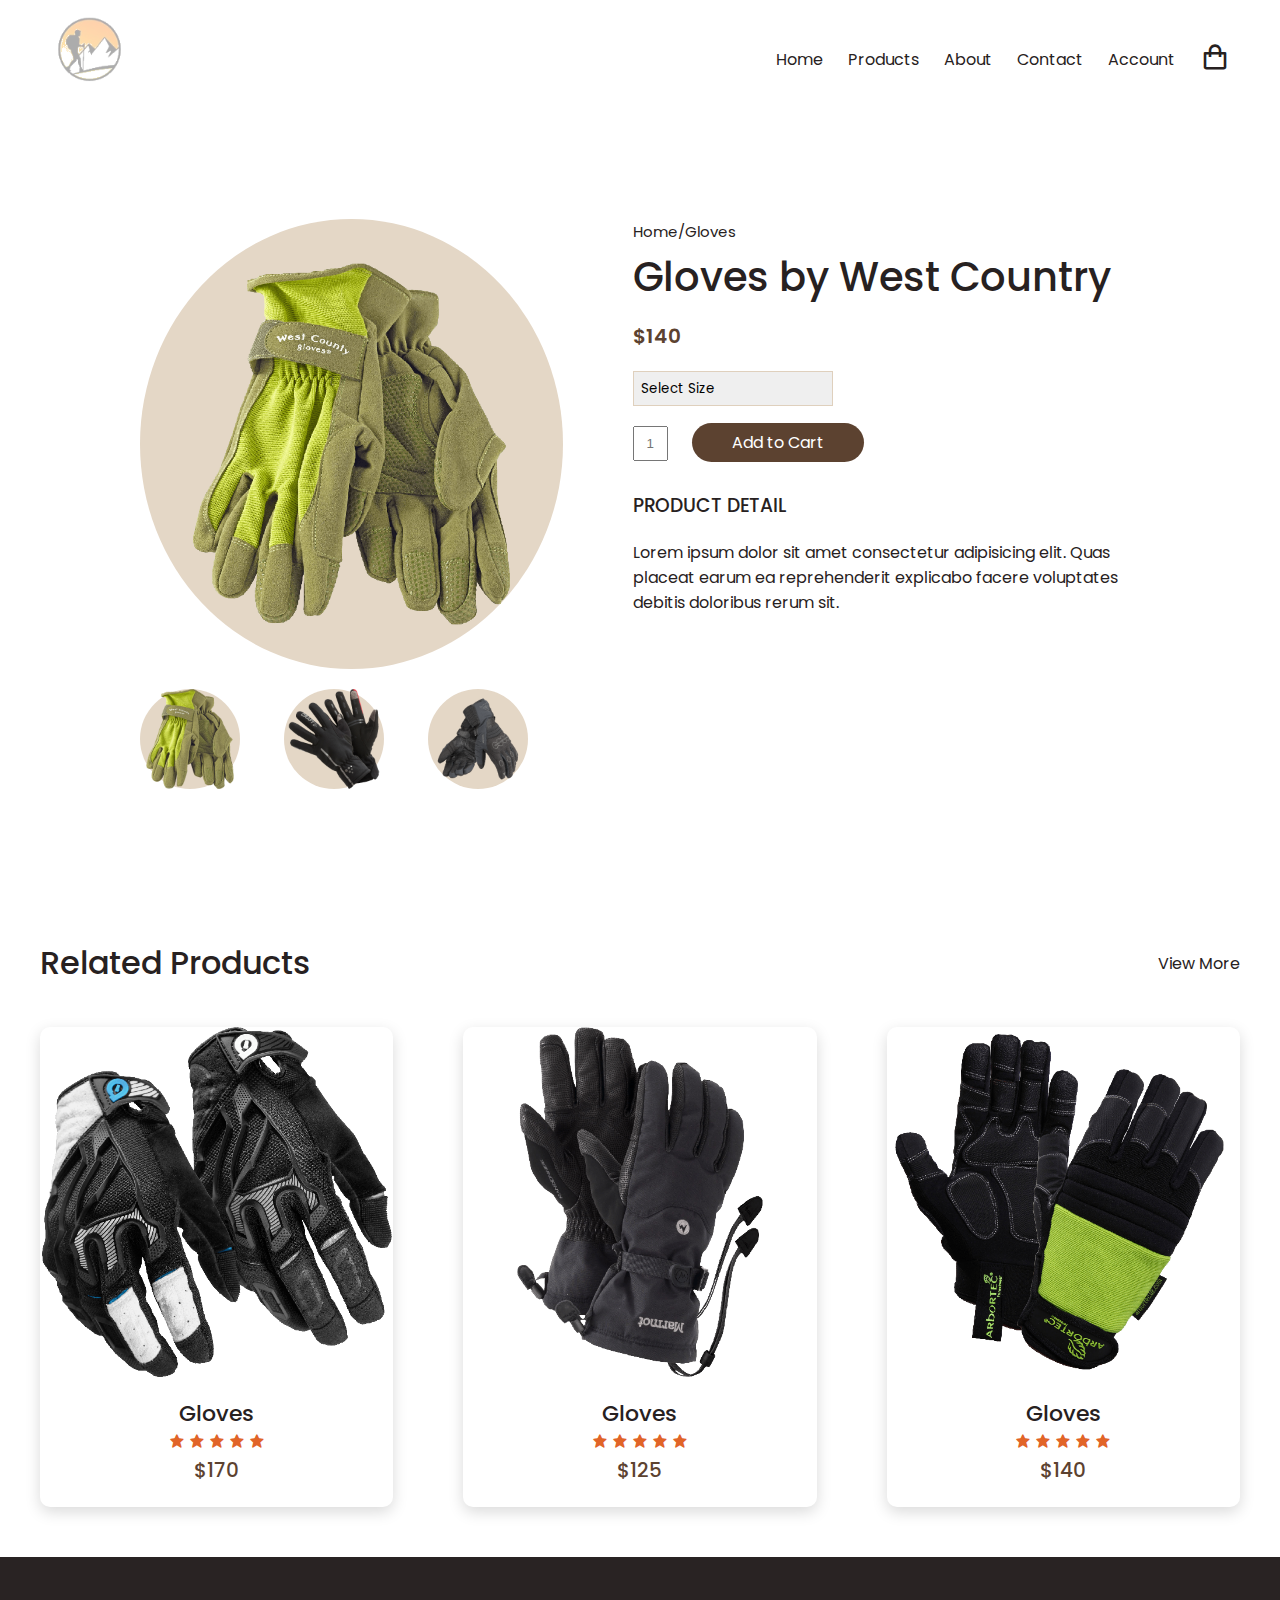
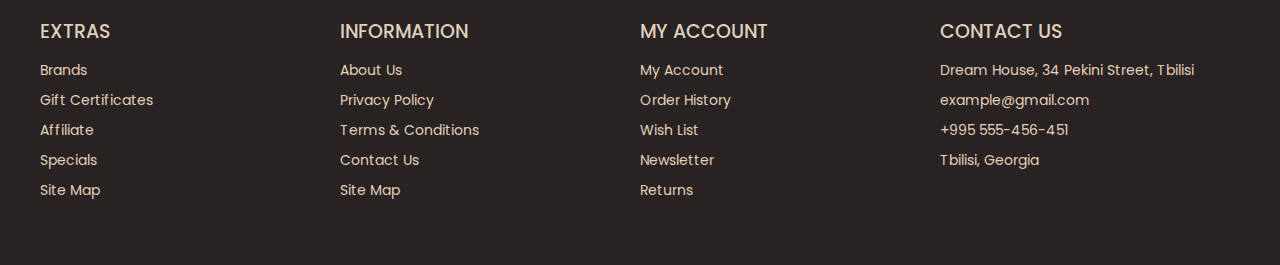
<file: product-detail3.html>
<!DOCTYPE html>
<html lang="en">

<head>
  <meta charset="UTF-8" />
  <meta name="viewport" content="width=device-width, initial-scale=1.0" />
  <link rel="shortcut icon" href="logo.png" />
  <!--box icons-->
  <link rel="stylesheet" href="https://cdn.jsdelivr.net/npm/boxicons@latest/css/boxicons.min.css" />
  <!--fonts-->
  <link rel="preconnect" href="https://fonts.gstatic.com" />
  <link href="https://fonts.googleapis.com/css2?family=Poppins:wght@400;600;700&display=swap" rel="stylesheet" />
  <link rel="stylesheet" href="style.css" />
  <title>Gloves</title>
</head>

<body>
    <!--navigation-->
    <nav class="nav">
      <div class="navigation container">
        <div class="logo">
          <img src="logo.png" alt="logo" />
        </div>
        <div class="menu">
          <div class="top-nav">
            <div class="logo">
              <img src="logo.png" alt="logo" />
            </div>
            <div class="close">
              <i class="bx bx-x"></i>
            </div>
          </div>
          <ul class="nav-list">
            <li class="nav-item">
              <a href="#home" class="nav-link scroll-link">Home</a>
            </li>
            <li class="nav-item">
              <a href="product.html" class="nav-link">Products</a>
            </li>
            <li class="nav-item">
              <a href="#about" class="nav-link scroll-link">About</a>
            </li>
            <li class="nav-item">
              <a href="#contact" class="nav-link scroll-link">Contact</a>
            </li>
            <li class="nav-item">
              <a href="#account" class="nav-link scroll-link">Account</a>
            </li>
            <li class="nav-item">
              <a href="cart.html" class="nav-link icon"><i class="bx bx-shopping-bag"></i></a></a>
            </li>
          </ul>
        </div>
        <a href="cart.html" class="cart-icon">
          <i class="bx bx-shopping-bag"></i>
        </a>
        <div class="hamburger">
          <i class="bx bx-menu"></i>
        </div>
      </div>
    </nav>

  <!--Product details -->
  <section class="section product-detail">
    <div class="details container-md">
      <div class="left">
        <div class="main">
          <img src="img/gloves (1).png" alt="" >
        </div>

        <div class="thumbnails">
          <div class="thumbnail">
            <img src="img/gloves (1).png" alt="">
          </div>
          <div class="thumbnail">
            <img src="img/gloves (4).png" alt="">
          </div>
          <div class="thumbnail">
            <img src="img/gloves (6).png" alt="">
          </div>
        </div>
      </div>

      <div class="right">
        <span>Home/Gloves</span>
        <h1>Gloves by West Country</h1>
        <div class="price">$140</div>
        <form>
          <div>
            <select>
              <option value="Select Size" selected disabled>Select Size</option>
              <option value="38">38</option>
              <option value="40">40</option>
              <option value="42">42</option>
              <option value="44">44</option>
            </select>
            <span><i class="bx bx-chevron"></i></span>
          </div>
        </form>

        <form class="form">
          <input type="text" placeholder="1">
          <a href="cart.html" class="addCart">Add to Cart</a>
        </form>
        <h3>Product Detail</h3>
        <p>Lorem ipsum dolor sit amet consectetur adipisicing elit. Quas placeat earum ea reprehenderit explicabo facere voluptates debitis doloribus rerum sit.</p>
      </div>
    </div>
  </section>

  <!--related-->
  <section class="section featured">
    <div class="top container">
      <h1>Related Products</h1>
      <a href="#">View More</a>
    </div>
    <div class="product-center container">
      <div class="product">
        <div class="product-header">
          <img src="img/gloves (2).png" alt="" />
          <ul class="icons">
            <span><i class="bx bx-heart"></i></span>
            <span><i class="bx bx-shopping-bag"></i></span>
            <span><i class="bx bx-search"></i></span>
          </ul>
        </div>
        <div class="product-footer">
          <a href="#">
            <h3>Gloves</h3>
          </a>

          <div class="rating">
            <i class="bx bxs-star"></i>
            <i class="bx bxs-star"></i>
            <i class="bx bxs-star"></i>
            <i class="bx bxs-star"></i>
            <i class="bx bxs-star"></i>
          </div>
          <h4 class="price">$170</h4>
        </div>
      </div>
      <div class="product">
        <div class="product-header">
          <img src="img/gloves (3).png" alt="" />
          <ul class="icons">
            <span><i class="bx bx-heart"></i></span>
            <span><i class="bx bx-shopping-bag"></i></span>
            <span><i class="bx bx-search"></i></span>
          </ul>
        </div>
        <div class="product-footer">
          <a href="#">
            <h3>Gloves</h3>
          </a>

          <div class="rating">
            <i class="bx bxs-star"></i>
            <i class="bx bxs-star"></i>
            <i class="bx bxs-star"></i>
            <i class="bx bxs-star"></i>
            <i class="bx bxs-star"></i>
          </div>
          <h4 class="price">$125</h4>
        </div>
      </div>
      <div class="product">
        <div class="product-header">
          <img src="img/gloves (5).png" alt="" />
          <ul class="icons">
            <span><i class="bx bx-heart"></i></span>
            <span><i class="bx bx-shopping-bag"></i></span>
            <span><i class="bx bx-search"></i></span>
          </ul>
        </div>
        <div class="product-footer">
          <a href="#">
            <h3>Gloves</h3>
          </a>

          <div class="rating">
            <i class="bx bxs-star"></i>
            <i class="bx bxs-star"></i>
            <i class="bx bxs-star"></i>
            <i class="bx bxs-star"></i>
            <i class="bx bxs-star"></i>
          </div>
          <h4 class="price">$140</h4>
        </div>
      </div>
    </div>
  </section>


  <!-- Footer -->
  <footer id="footer" class="section footer">
    <div class="container">
      <div class="footer-container">
        <div class="footer-center">
          <h3>EXTRAS</h3>
          <a href="#">Brands</a>
          <a href="#">Gift Certificates</a>
          <a href="#">Affiliate</a>
          <a href="#">Specials</a>
          <a href="#">Site Map</a>
        </div>
        <div class="footer-center">
          <h3>INFORMATION</h3>
          <a href="#">About Us</a>
          <a href="#">Privacy Policy</a>
          <a href="#">Terms & Conditions</a>
          <a href="#">Contact Us</a>
          <a href="#">Site Map</a>
        </div>
        <div class="footer-center">
          <h3>MY ACCOUNT</h3>
          <a href="#">My Account</a>
          <a href="#">Order History</a>
          <a href="#">Wish List</a>
          <a href="#">Newsletter</a>
          <a href="#">Returns</a>
        </div>
        <div class="footer-center">
          <h3>CONTACT US</h3>
          <div>
            <span>
              <i class="fas fa-map-marker-alt"></i>
            </span>
            Dream House, 34 Pekini Street, Tbilisi
          </div>
          <div>
            <span>
              <i class="far fa-envelope"></i>
            </span>
            example@gmail.com
          </div>
          <div>
            <span>
              <i class="fas fa-phone"></i>
            </span>
            +995 555-456-451
          </div>
          <div>
            <span>
              <i class="far fa-paper-plane"></i>
            </span>
            Tbilisi, Georgia
          </div>
        </div>
      </div>
    </div>
    </div>
  </footer>
  <!-- End Footer -->

  <!--GSAP-->
  <script src="https://cdnjs.cloudflare.com/ajax/libs/gsap/3.5.1/gsap.min.js"></script>
  <script src="/index.js"></script>
</body>

</html>
</file>
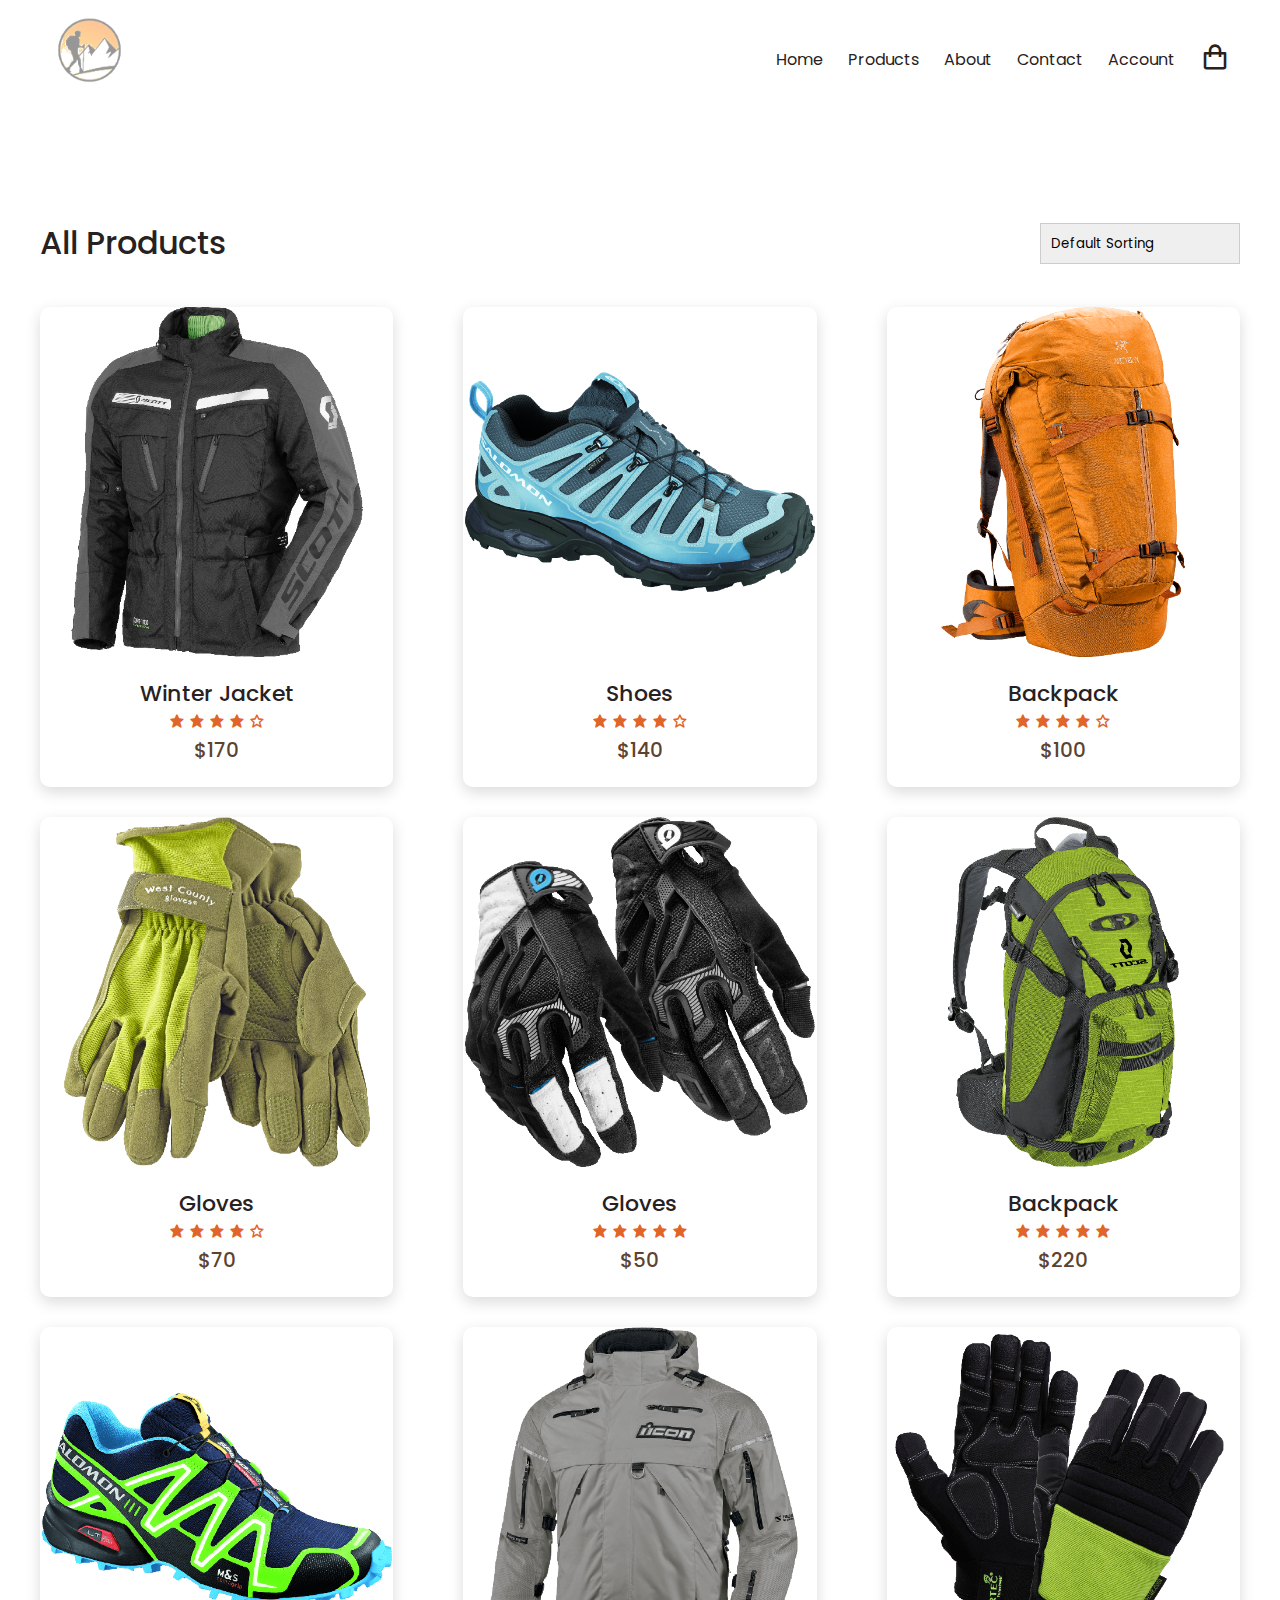
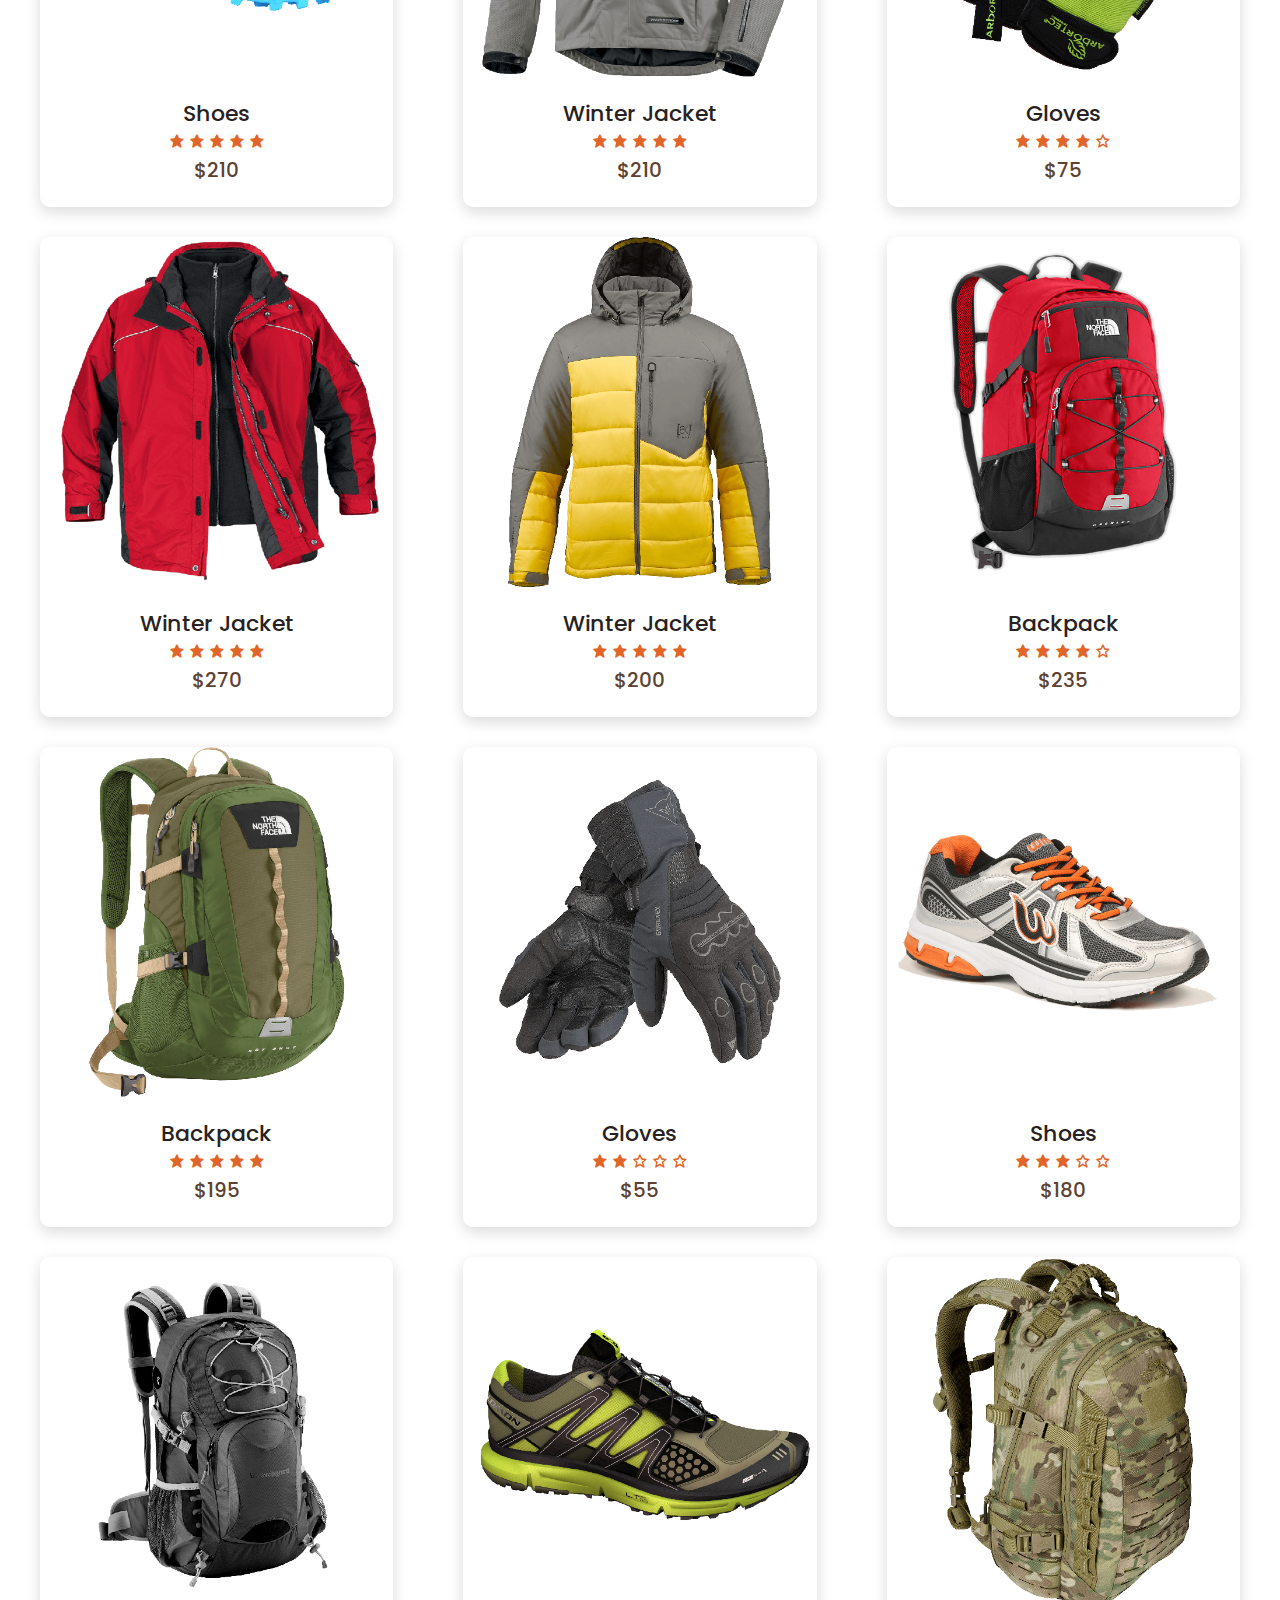
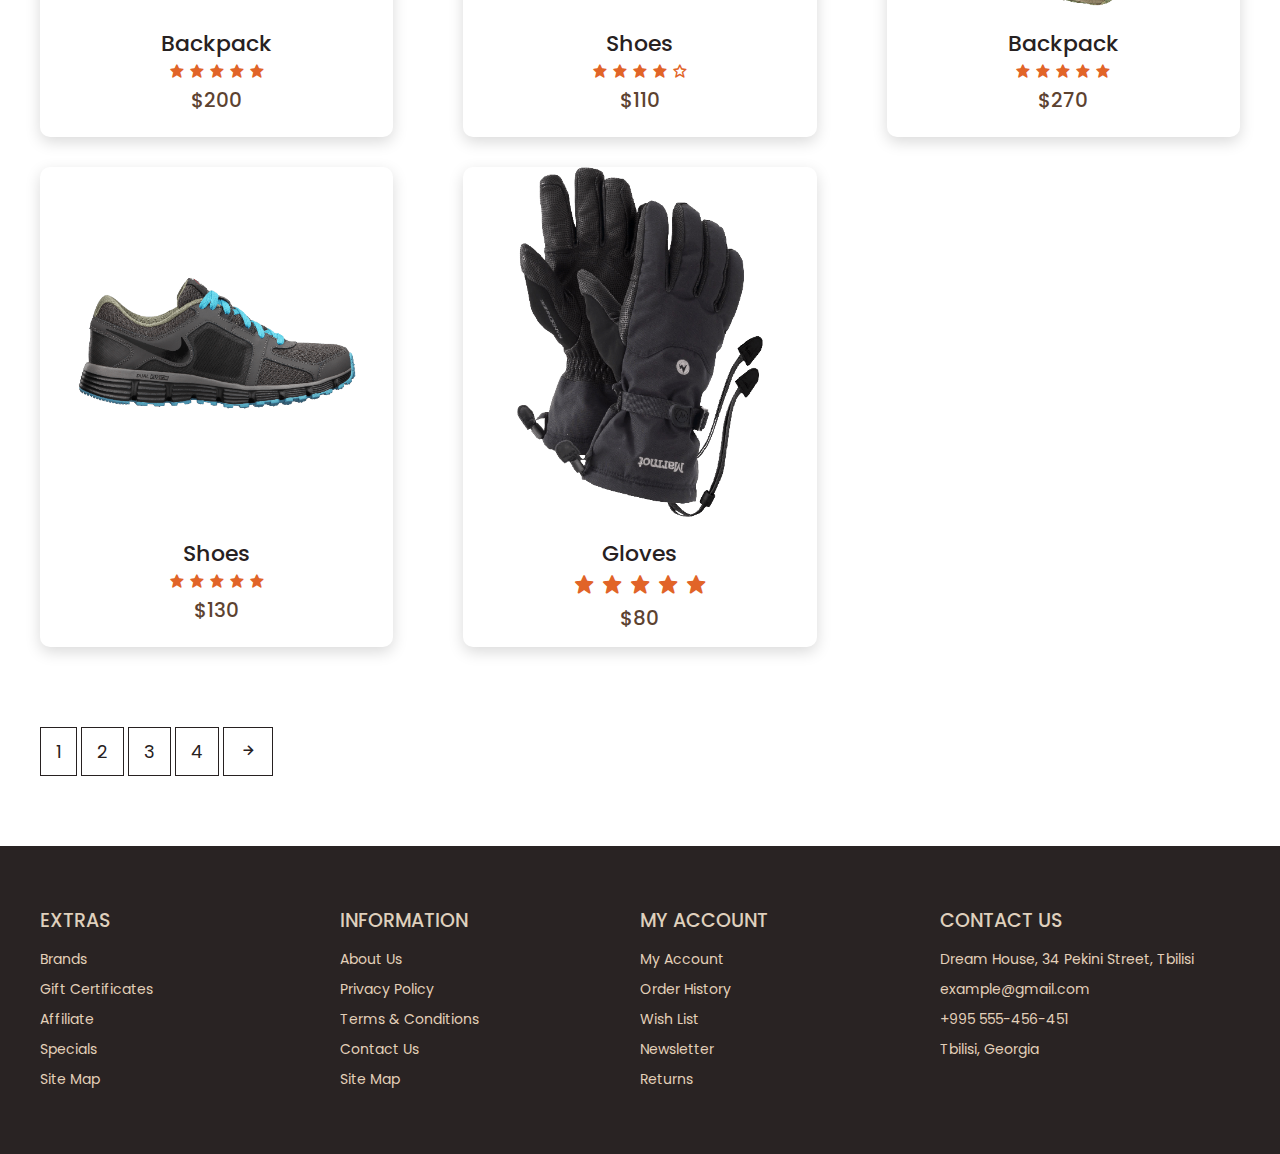
<file: product.html>
<!DOCTYPE html>
<html lang="en">

<head>
  <meta charset="UTF-8" />
  <meta name="viewport" content="width=device-width, initial-scale=1.0" />
  <link rel="shortcut icon" href="logo.png" />
  <!--box icons-->
  <link rel="stylesheet" href="https://cdn.jsdelivr.net/npm/boxicons@latest/css/boxicons.min.css" />
  <!--fonts-->
  <link rel="preconnect" href="https://fonts.gstatic.com" />
  <link href="https://fonts.googleapis.com/css2?family=Poppins:wght@400;600;700&display=swap" rel="stylesheet" />
  <link rel="stylesheet" href="style.css" />
  <title>E-commerce Website</title>
</head>

<body>
  <!--navigation-->
  <nav class="nav">
    <div class="navigation container">
      <div class="logo">
        <img src="logo.png" alt="logo" />
      </div>
      <div class="menu">
        <div class="top-nav">
          <div class="logo">
            <img src="logo.png" alt="logo" />
          </div>
          <div class="close">
            <i class="bx bx-x"></i>
          </div>
        </div>
        <ul class="nav-list">
          <li class="nav-item">
            <a href="#home" class="nav-link scroll-link">Home</a>
          </li>
          <li class="nav-item">
            <a href="product.html" class="nav-link">Products</a>
          </li>
          <li class="nav-item">
            <a href="#about" class="nav-link scroll-link">About</a>
          </li>
          <li class="nav-item">
            <a href="#contact" class="nav-link scroll-link">Contact</a>
          </li>
          <li class="nav-item">
            <a href="#account" class="nav-link scroll-link">Account</a>
          </li>
          <li class="nav-item">
            <a href="cart.html" class="nav-link icon">
              <i class="bx bx-shopping-bag"></i></a>
          </li>
        </ul>
      </div>
      <a href="cart.html" class="cart-icon">
        <i class="bx bx-shopping-bag"></i>
      </a>
      <div class="hamburger">
        <i class="bx bx-menu"></i>
      </div>
    </div>
  </nav>

  <!--all products -->
  <section class="section all-products">
    <div class="top container">
      <h1>All Products</h1>
      <form>
        <select>
          <option value="1">Default Sorting</option>
          <option value="2">Sort By Price</option>
          <option value="3">Sort By Popularity</option>
          <option value="4">Sort By Sale</option>
          <option value="5">Sort By Rating</option>
        </select>
      </form>
    </div>


    <div class="product-center container">
      <div class="product">
        <div class="product-header">
          <img src="img/jacket (1).png" alt="" />
          <ul class="icons">
            <span><i class="bx bx-heart"></i></span>
            <span><i class="bx bx-shopping-bag"></i></span>
            <span><i class="bx bx-search"></i></span>
          </ul>
        </div>
        <div class="product-footer">
          <a href="product-detail1.html">
            <h3>Winter Jacket</h3>
          </a>
          <div class="rating">
            <i class="bx bxs-star"></i>
            <i class="bx bxs-star"></i>
            <i class="bx bxs-star"></i>
            <i class="bx bxs-star"></i>
            <i class="bx bx-star"></i>
          </div>
          <h4 class="price">$170</h4>
        </div>
      </div>

      <div class="product">
        <div class="product-header">
          <img src="img/shoes (2).png" alt="" />
          <ul class="icons">
            <span><i class="bx bx-heart"></i></span>
            <span><i class="bx bx-shopping-bag"></i></span>
            <span><i class="bx bx-search"></i></span>
          </ul>
        </div>
        <div class="product-footer">
          <a href="product-detail.html">
            <h3>Shoes</h3>
          </a>
          <div class="rating">
            <i class="bx bxs-star"></i>
            <i class="bx bxs-star"></i>
            <i class="bx bxs-star"></i>
            <i class="bx bxs-star"></i>
            <i class="bx bx-star"></i>
          </div>
          <h4 class="price">$140</h4>
        </div>
      </div>

      <div class="product">
        <div class="product-header">
          <img src="img/backpack (1).png" alt="" />
          <ul class="icons">
            <span><i class="bx bx-heart"></i></span>
            <span><i class="bx bx-shopping-bag"></i></span>
            <span><i class="bx bx-search"></i></span>
          </ul>
        </div>
        <div class="product-footer">
          <a href="product-detail2.html">
            <h3>Backpack</h3>
          </a>
          <div class="rating">
            <i class="bx bxs-star"></i>
            <i class="bx bxs-star"></i>
            <i class="bx bxs-star"></i>
            <i class="bx bxs-star"></i>
            <i class="bx bx-star"></i>
          </div>
          <h4 class="price">$100</h4>
        </div>
      </div>

      <div class="product">
        <div class="product-header">
          <img src="img/gloves (1).png" alt="" />
          <ul class="icons">
            <span><i class="bx bx-heart"></i></span>
            <span><i class="bx bx-shopping-bag"></i></span>
            <span><i class="bx bx-search"></i></span>
          </ul>
        </div>
        <div class="product-footer">
          <a href="product-detail3.html">
            <h3>Gloves</h3>
          </a>
          <div class="rating">
            <i class="bx bxs-star"></i>
            <i class="bx bxs-star"></i>
            <i class="bx bxs-star"></i>
            <i class="bx bxs-star"></i>
            <i class="bx bx-star"></i>
          </div>
          <h4 class="price">$70</h4>
        </div>
      </div>

      <div class="product">
        <div class="product-header">
          <img src="img/gloves (2).png" alt="" />
          <ul class="icons">
            <span><i class="bx bx-heart"></i></span>
            <span><i class="bx bx-shopping-bag"></i></span>
            <span><i class="bx bx-search"></i></span>
          </ul>
        </div>
        <div class="product-footer">
          <a href="product-detail3.html">
            <h3>Gloves</h3>
          </a>
          <div class="rating">
            <i class="bx bxs-star"></i>
            <i class="bx bxs-star"></i>
            <i class="bx bxs-star"></i>
            <i class="bx bxs-star"></i>
            <i class="bx bxs-star"></i>
          </div>
          <h4 class="price">$50</h4>
        </div>
      </div>

      <div class="product">
        <div class="product-header">
          <img src="img/backpack (2).png" alt="" />
          <ul class="icons">
            <span><i class="bx bx-heart"></i></span>
            <span><i class="bx bx-shopping-bag"></i></span>
            <span><i class="bx bx-search"></i></span>
          </ul>
        </div>
        <div class="product-footer">
          <a href="product-detail2.html">
            <h3>Backpack</h3>
          </a>
          <div class="rating">
            <i class="bx bxs-star"></i>
            <i class="bx bxs-star"></i>
            <i class="bx bxs-star"></i>
            <i class="bx bxs-star"></i>
            <i class="bx bxs-star"></i>
          </div>
          <h4 class="price">$220</h4>
        </div>
      </div>

      <div class="product">
        <div class="product-header">
          <img src="img/shoes (3).png" alt="" />
          <ul class="icons">
            <span><i class="bx bx-heart"></i></span>
            <span><i class="bx bx-shopping-bag"></i></span>
            <span><i class="bx bx-search"></i></span>
          </ul>
        </div>
        <div class="product-footer">
          <a href="product-detail.html">
            <h3>Shoes</h3>
          </a>
          <div class="rating">
            <i class="bx bxs-star"></i>
            <i class="bx bxs-star"></i>
            <i class="bx bxs-star"></i>
            <i class="bx bxs-star"></i>
            <i class="bx bxs-star"></i>
          </div>
          <h4 class="price">$210</h4>
        </div>
      </div>

      <div class="product">
        <div class="product-header">
          <img src="img/jacket (3).png" alt="" />
          <ul class="icons">
            <span><i class="bx bx-heart"></i></span>
            <span><i class="bx bx-shopping-bag"></i></span>
            <span><i class="bx bx-search"></i></span>
          </ul>
        </div>
        <div class="product-footer">
          <a href="product-detail1.html">
            <h3>Winter Jacket</h3>
          </a>
          <div class="rating">
            <i class="bx bxs-star"></i>
            <i class="bx bxs-star"></i>
            <i class="bx bxs-star"></i>
            <i class="bx bxs-star"></i>
            <i class="bx bxs-star"></i>
          </div>
          <h4 class="price">$210</h4>
        </div>
      </div>

      <div class="product">
        <div class="product-header">
          <img src="img/gloves (5).png" alt="" />
          <ul class="icons">
            <span><i class="bx bx-heart"></i></span>
            <span><i class="bx bx-shopping-bag"></i></span>
            <span><i class="bx bx-search"></i></span>
          </ul>
        </div>
        <div class="product-footer">
          <a href="product-detail3.html">
            <h3>Gloves</h3>
          </a>
          <div class="rating">
            <i class="bx bxs-star"></i>
            <i class="bx bxs-star"></i>
            <i class="bx bxs-star"></i>
            <i class="bx bxs-star"></i>
            <i class="bx bx-star"></i>
          </div>
          <h4 class="price">$75</h4>
        </div>
      </div>

      <div class="product">
        <div class="product-header">
          <img src="img/jacket (5).png" alt="" />
          <ul class="icons">
            <span><i class="bx bx-heart"></i></span>
            <span><i class="bx bx-shopping-bag"></i></span>
            <span><i class="bx bx-search"></i></span>
          </ul>
        </div>
        <div class="product-footer">
          <a href="product-detail1.html">
            <h3>Winter Jacket</h3>
          </a>
          <div class="rating">
            <i class="bx bxs-star"></i>
            <i class="bx bxs-star"></i>
            <i class="bx bxs-star"></i>
            <i class="bx bxs-star"></i>
            <i class="bx bxs-star"></i>
          </div>
          <h4 class="price">$270</h4>
        </div>
      </div>

      <div class="product">
        <div class="product-header">
          <img src="img/jacket (6).png" alt="" />
          <ul class="icons">
            <span><i class="bx bx-heart"></i></span>
            <span><i class="bx bx-shopping-bag"></i></span>
            <span><i class="bx bx-search"></i></span>
          </ul>
        </div>
        <div class="product-footer">
          <a href="product-detail1.html">
            <h3>Winter Jacket</h3>
          </a>
          <div class="rating">
            <i class="bx bxs-star"></i>
            <i class="bx bxs-star"></i>
            <i class="bx bxs-star"></i>
            <i class="bx bxs-star"></i>
            <i class="bx bxs-star"></i>
          </div>
          <h4 class="price">$200</h4>
        </div>
      </div>

      <div class="product">
        <div class="product-header">
          <img src="img/backpack (6).png" alt="" />
          <ul class="icons">
            <span><i class="bx bx-heart"></i></span>
            <span><i class="bx bx-shopping-bag"></i></span>
            <span><i class="bx bx-search"></i></span>
          </ul>
        </div>
        <div class="product-footer">
          <a href="product-detail2.html">
            <h3>Backpack</h3>
          </a>
          <div class="rating">
            <i class="bx bxs-star"></i>
            <i class="bx bxs-star"></i>
            <i class="bx bxs-star"></i>
            <i class="bx bxs-star"></i>
            <i class="bx bx-star"></i>
          </div>
          <h4 class="price">$235</h4>
        </div>
      </div>

      <div class="product">
        <div class="product-header">
          <img src="img/backpack (7).png" alt="" />
          <ul class="icons">
            <span><i class="bx bx-heart"></i></span>
            <span><i class="bx bx-shopping-bag"></i></span>
            <span><i class="bx bx-search"></i></span>
          </ul>
        </div>
        <div class="product-footer">
          <a href="product-detail2.html">
            <h3>Backpack</h3>
          </a>
          <div class="rating">
            <i class="bx bxs-star"></i>
            <i class="bx bxs-star"></i>
            <i class="bx bxs-star"></i>
            <i class="bx bxs-star"></i>
            <i class="bx bxs-star"></i>
          </div>
          <h4 class="price">$195</h4>
        </div>
      </div>

      <div class="product">
        <div class="product-header">
          <img src="img/gloves (6).png" alt="" />
          <ul class="icons">
            <span><i class="bx bx-heart"></i></span>
            <span><i class="bx bx-shopping-bag"></i></span>
            <span><i class="bx bx-search"></i></span>
          </ul>
        </div>
        <div class="product-footer">
          <a href="product-detail3.html">
            <h3>Gloves</h3>
          </a>
          <div class="rating">
            <i class="bx bxs-star"></i>
            <i class="bx bxs-star"></i>
            <i class="bx bx-star"></i>
            <i class="bx bx-star"></i>
            <i class="bx bx-star"></i>
          </div>
          <h4 class="price">$55</h4>
        </div>
      </div>

      <div class="product">
        <div class="product-header">
          <img src="img/shoes (9).png" alt="" />
          <ul class="icons">
            <span><i class="bx bx-heart"></i></span>
            <span><i class="bx bx-shopping-bag"></i></span>
            <span><i class="bx bx-search"></i></span>
          </ul>
        </div>
        <div class="product-footer">
          <a href="product-detail.html">
            <h3>Shoes</h3>
          </a>
          <div class="rating">
            <i class="bx bxs-star"></i>
            <i class="bx bxs-star"></i>
            <i class="bx bxs-star"></i>
            <i class="bx bx-star"></i>
            <i class="bx bx-star"></i>
          </div>
          <h4 class="price">$180</h4>
        </div>
      </div>

      <div class="product">
        <div class="product-header">
          <img src="img/backpack (9).png" alt="" />
          <ul class="icons">
            <span><i class="bx bx-heart"></i></span>
            <span><i class="bx bx-shopping-bag"></i></span>
            <span><i class="bx bx-search"></i></span>
          </ul>
        </div>
        <div class="product-footer">
          <a href="product-detail2.html">
            <h3>Backpack</h3>
          </a>
          <div class="rating">
            <i class="bx bxs-star"></i>
            <i class="bx bxs-star"></i>
            <i class="bx bxs-star"></i>
            <i class="bx bxs-star"></i>
            <i class="bx bxs-star"></i>
          </div>
          <h4 class="price">$200</h4>
        </div>
      </div>



      <div class="product">
        <div class="product-header">
          <img src="img/shoes (7).png" alt="" />
          <ul class="icons">
            <span><i class="bx bx-heart"></i></span>
            <span><i class="bx bx-shopping-bag"></i></span>
            <span><i class="bx bx-search"></i></span>
          </ul>
        </div>
        <div class="product-footer">
          <a href="product-detail.html">
            <h3>Shoes</h3>
          </a>
          <div class="rating">
            <i class="bx bxs-star"></i>
            <i class="bx bxs-star"></i>
            <i class="bx bxs-star"></i>
            <i class="bx bxs-star"></i>
            <i class="bx bx-star"></i>
          </div>
          <h4 class="price">$110</h4>
        </div>
      </div>

      <div class="product">
        <div class="product-header">
          <img src="img/backpack (5).png" alt="" />
          <ul class="icons">
            <span><i class="bx bx-heart"></i></span>
            <span><i class="bx bx-shopping-bag"></i></span>
            <span><i class="bx bx-search"></i></span>
          </ul>
        </div>
        <div class="product-footer">
          <a href="product-detail2.html">
            <h3>Backpack</h3>
          </a>
          <div class="rating">
            <i class="bx bxs-star"></i>
            <i class="bx bxs-star"></i>
            <i class="bx bxs-star"></i>
            <i class="bx bxs-star"></i>
            <i class="bx bxs-star"></i>
          </div>
          <h4 class="price">$270</h4>
        </div>
      </div>

      <div class="product">
        <div class="product-header">
          <img src="img/shoes (6).png" alt="" />
          <ul class="icons">
            <span><i class="bx bx-heart"></i></span>
            <span><i class="bx bx-shopping-bag"></i></span>
            <span><i class="bx bx-search"></i></span>
          </ul>
        </div>
        <div class="product-footer">
          <a href="product-detail.html">
            <h3>Shoes</h3>
          </a>
          <div class="rating">
            <i class="bx bxs-star"></i>
            <i class="bx bxs-star"></i>
            <i class="bx bxs-star"></i>
            <i class="bx bxs-star"></i>
            <i class="bx bxs-star"></i>
          </div>
          <h4 class="price">$130</h4>
        </div>
      </div>

      <div class="product">
        <div class="product-header">
          <img src="img/gloves (3).png" alt="" />
          <ul class="icons">
            <span><i class="bx bx-heart"></i></span>
            <span><i class="bx bx-shopping-bag"></i></span>
            <span><i class="bx bx-search"></i></span>
          </ul>
        </div>
        <div class="product-footer">
          <a href="product-detail3.html">
            <h3>Gloves<h3>
          </a>
          <div class="rating">
            <i class="bx bxs-star"></i>
            <i class="bx bxs-star"></i>
            <i class="bx bxs-star"></i>
            <i class="bx bxs-star"></i>
            <i class="bx bxs-star"></i>
          </div>
          <h4 class="price">$80</h4>
        </div>
      </div>
    </div>
  </section>

  <section class="pagination">
    <div class="container">
      <span>1</span>
      <span>2</span>
      <span>3</span>
      <span>4</span>
      <span><i class="bx bx-right-arrow-alt"></i></span>
    </div>
  </section>

  <!-- Footer -->
  <footer id="footer" class="section footer">
    <div class="container">
      <div class="footer-container">
        <div class="footer-center">
          <h3>EXTRAS</h3>
          <a href="#">Brands</a>
          <a href="#">Gift Certificates</a>
          <a href="#">Affiliate</a>
          <a href="#">Specials</a>
          <a href="#">Site Map</a>
        </div>
        <div class="footer-center">
          <h3>INFORMATION</h3>
          <a href="#">About Us</a>
          <a href="#">Privacy Policy</a>
          <a href="#">Terms & Conditions</a>
          <a href="#">Contact Us</a>
          <a href="#">Site Map</a>
        </div>
        <div class="footer-center">
          <h3>MY ACCOUNT</h3>
          <a href="#">My Account</a>
          <a href="#">Order History</a>
          <a href="#">Wish List</a>
          <a href="#">Newsletter</a>
          <a href="#">Returns</a>
        </div>
        <div class="footer-center">
          <h3>CONTACT US</h3>
          <div>
            <span>
              <i class="fas fa-map-marker-alt"></i>
            </span>
            Dream House, 34 Pekini Street, Tbilisi
          </div>
          <div>
            <span>
              <i class="far fa-envelope"></i>
            </span>
            example@gmail.com
          </div>
          <div>
            <span>
              <i class="fas fa-phone"></i>
            </span>
            +995 555-456-451
          </div>
          <div>
            <span>
              <i class="far fa-paper-plane"></i>
            </span>
            Tbilisi, Georgia
          </div>
        </div>
      </div>
    </div>
    </div>
  </footer>
  <!-- End Footer -->

  <!--GSAP-->
  <script src="https://cdnjs.cloudflare.com/ajax/libs/gsap/3.5.1/gsap.min.js"></script>
  <script src="/index.js"></script>
</body>

</html>
</file>
<file: style.css>
*,
*::before,
*::after {
  margin: 0;
  padding: 0;
  box-sizing: inherit;
}

html {
  scroll-behavior: smooth;
  box-sizing: border-box;
  font-size: 62.5%;
}

body {
  font-family: "Poppins", sans-serif;
  font-size: 1.6rem;
  font-weight: 400;
  background-color: #fff;
  color: #272121;
  position: relative;
  z-index: 1;
}

h1,
h2,
h3,
h4 {
  font-weight: 500;
}

a {
  color: inherit;
  text-decoration: none;
}

img {
  max-width: 100%;
}

li {
  list-style-type: none;
}

.container {
  max-width: 120rem;
  margin: 0 auto;
}

.container-md {
  max-width: 100rem;
  margin: 0 auto;
}

@media only screen and (max-width: 1200px) {
  .container {
    padding: 0 3rem;
  }
  .container-md {
    padding: 0 3rem;
  }
}

.header {
  position: relative;
  width: 100%;
  min-height: 100vh;
  background-color: #e3d0b9;
  overflow: hidden;
}

.nav {
  padding: 1.6rem 0;
}

.nav.fix-nav {
  position: fixed;
  top: 0;
  left: 0;
  width: 100%;
  background-color: #5c4230;
  box-shadow: 0 5px 15px rgba(0, 0, 0, 0.3);
  z-index: 100;
}

.nav.fix-nav .nav-link,
.nav.fix-nav .logo,
.nav.fix-nav .cart-icon,
.nav.fix-nav .hamburger {
  color: #dfd0bd;
}

.navigation {
  display: flex;
  align-items: center;
  justify-content: space-between;
}

.logo img {
  height: 80px;
}

.top-nav {
  display: none;
}

.nav-list {
  display: flex;
  align-items: center;
}

.nav-item:not(:last-child) {
  margin-right: 0.5rem;
}

.nav-link:link,
.nav-link:visited {
  padding: 0.8rem 1rem;
  transition: all 300ms ease-in-out;
}

.nav-link.icon {
  font-size: 3rem;
}

.hamburger {
  display: none;
}

.cart-icon {
  display: none;
}

@media only screen and (max-width: 768px) {
  .menu {
    position: fixed;
    top: 0;
    left: -100%;
    width: 80%;
    max-width: 40rem;
    height: 100%;
    background-color: #f6e9e9;
    transition: all 500ms ease-in-out;
    z-index: 100;
  }

  .menu.show {
    left: 0;
  }

  .top-nav {
    display: flex;
    align-items: center;
    justify-content: space-between;
    background-color: #5c4230;
    padding: 1rem 1.6rem;
  }

  .top-nav .close {
    color: #f6e9e9;
    font-size: 3rem;
    padding: 1rem;
    cursor: pointer;
  }

  .cart-icon {
    display: block;
    font-size: 3rem;
  }

  .hamburger {
    display: block;
    font-size: 3rem;
    padding: 0.5rem;
    cursor: pointer;
  }

  .nav-list {
    flex-direction: column;
    align-items: start;
    padding: 1rem 1.6rem;
  }

  .nav-link:link,
  .nav-link:visited {
    display: block;
    font-size: 1.7rem;
    padding: 1rem 0;
  }

  .nav.fix-nav .nav-link {
    color: #272121;
  }

  .nav-link.icon {
    display: none;
  }

  body.show::before {
    content: "";
    position: absolute;
    top: 0;
    left: 0;
    width: 100%;
    height: 100%;
    background-color: rgba(0, 0, 0, 0.8);
    z-index: 4;
  }

  .nav.show {
    background-color: rgba(0, 0, 0, 0.8);
  }

  .advert-center {
    flex-direction: column;
    justify-content: space-around;
    align-items: center;
  }
}

/* banner */

.header .banner-img {
  position: absolute;
  bottom: -5%;
  right: 3%;
  height: 65rem;
  object-fit: contain;
}

.banner-content {
  position: absolute;
  top: 50%;
  transform: translate(25%, -50%);
}

.banner-content h2 {
  color: #e16428;
  font-size: 3rem;
  font-weight: 700;
  margin-bottom: 1rem;
}

.banner-content .discount {
  color: #e16428;
}

.banner-content h1 span {
  color: #272121;
  font-size: 6rem;
  font-weight: 700;
  display: block;
  line-height: 1;
  text-shadow: 3px 3px 0 #f1f1f1, 4px 4px 0 #f1f1f1;
}

.btn {
  display: inline-block;
  background-color: #e16428;
  padding: 1.2rem 4rem;
  color: #fff;
  font-weight: 600;
  text-transform: uppercase;
  margin-top: 3rem;
}

@media only screen and (max-width: 1200px) {
  .header .banner-img {
    height: 65rem;
  }

  .banner-content {
    transform: translate(20%, -50%);
  }

  .banner-content h2 {
    font-size: 2rem;
  }

  .banner-content h1 span {
    font-size: 5rem;
  }
}

@media only screen and (max-width: 996px) {
  .header {
    min-height: 70vh;
  }

  .header .banner-img {
    height: 40rem;
  }
}

@media only screen and (max-width: 567px) {
  .header {
    min-height: 100vh;
  }

  .header .banner-img {
    bottom: -15%;
  }

  .banner-content {
    transform: translate(20%, -90%);
  }

  .banner-content h2 {
    font-size: 1.8rem;
  }

  .banner-content h1 span {
    font-size: 4rem;
  }

  .banner-content a {
    padding: 1rem 3rem;
  }
}

/* advert */
.section {
  padding: 10rem 0 5rem 0;
}

.advert-center {
  display: flex;
  justify-content: space-around;
}

.advert-box {
  position: relative;
  color: #fff;
  height: 27rem;
  width: 100%;
  border-radius: 1.6rem;
  padding: 1.6rem;
  overflow: hidden;
  z-index: 1;
  margin: 2.5rem;
}

.advert-box img {
  position: absolute;
  bottom: 0;
  right: -15%;
  height: 100%;
  width: 40rem;
  z-index: -1;
}

.advert-box:nth-child(1) {
  background-color: #91684a;
}
.advert-box:nth-child(2) {
  background-color: #eaac7f;
}

.advert-box .dotted {
  position: relative;
  height: 100%;
  border: 3px dotted rgba(44, 43, 41, 0.842);
  border-radius: 2rem;
}

.advert-box .content {
  position: absolute;
  top: 50%;
  left: 7%;
  transform: translate(0, -55%);
}

.advert-box .content h2 {
  line-height: 1.2;
  font-size: 3rem;
  font-weight: 700;
  margin-bottom: 1rem;
  color: #3b2819;
}

.advert-box .content h4 {
  font-size: 1.5rem;
}

/*Featured*/
.title {
  margin: 4rem 0 7rem 0;
  text-align: center;
}

.title h1 {
  font-size: 3rem;
  display: inline-block;
  position: relative;
  z-index: 0;
}

.title h1::after {
  content: "";
  position: absolute;
  left: 50%;
  bottom: -20%;
  transform: translate(-50%, -50%);
  background-color: #e16428;
  width: 50%;
  height: 0.4rem;
  z-index: 1;
}

/*Product*/
.product-center {
  display: grid;
  grid-template-columns: repeat(auto-fit, minmax(25rem, 1fr));
  grid-gap: 3rem 7rem;
}

.product {
  height: 48rem;
  width: 100%;
  box-shadow: 0 0.5rem 1.5rem rgba(0, 0, 0, 0.15);
  border-radius: 1rem;
  text-align: center;
  transition: all 300ms ease-in-out;
}

.product:hover {
  box-shadow: 0 0.5rem 1.5rem rgba(0, 0, 0, 0.25);
  background-color: #dfd0bd;
  cursor: pointer;
}

.product-header {
  position: relative;
  height: 35rem;
  transition: all 300ms ease-in-out;
  z-index: 0;
}

.product-header img {
  height: 100%;
}

.product-footer {
  padding: 2rem 1.6rem 1.6rem 1.6rem;
}

.product-footer h3 {
  font-size: 2.2rem;
}

.rating {
  color: #e16428;
}

.product-footer .price {
  font-size: 2rem;
  color: #5c4230;
}

.product-header .icons {
  position: absolute;
  top: 50%;
  right: 3%;
  transform: translate(0, -50%) scale(0);
  opacity: 0;
  z-index: 1;
  transition: all 500ms ease-in-out;
}

.product-header .icons span {
  background-color: #ecaf81;
  font-size: 2rem;
  display: block;
  border-radius: 50%;
  padding: 1rem 1.5rem;
  cursor: pointer;
  transition: all 300ms ease-in-out;
}

.product-header .icons span i {
  transition: all 500ms ease-in-out;
}

.product-header .icons span:hover {
  background: #91684a;
}

.product:hover .icons {
  opacity: 1;
  transform: translate(0, -50%) scale(1);
}

/*product banner*/
.product-banner {
  display: grid;
  grid-template-columns: 1fr 1fr;
  height: 52.8rem;
  background-color: #9c7050;
}

.product-banner .left img {
  object-fit: cover;
  height: 100%;
  width: 60rem;
}

.product-banner .right {
  align-self: center;
  text-align: center;
  padding: 1.6rem;
}

.product-banner .content h2 {
  color: #272121;
  font-size: 3rem;
  font-weight: 700;
  margin-bottom: 1rem;
}

.product-banner .content .discount {
  color: #272121;
}

.product-banner .content h1 span {
  color: #ebe3d9;
  font-size: 6rem;
  font-weight: 700;
  display: block;
  line-height: 1;
}

@media only screen and (max-width: 996px) {
  .product-banner .content h1 span {
    font-size: 5rem;
  }
}

@media only screen and (max-width: 768px) {
  .product-banner {
    grid-template-columns: 1fr;
  }
  .product-banner .left {
    display: none;
  }
  .product-banner .content h1 span {
    font-size: 4rem;
  }
  .product-banner .content h2 {
    font-size: 2rem;
  }
  .product-banner .content a {
    padding: 1rem 3rem;
  }
}

/*testimonial*/
.testimonial-center {
  display: grid;
  grid-template-columns: repeat(auto-fit, minmax(25rem, 1fr));
  grid-gap: 3rem;
}

.testimonial {
  position: relative;
  padding: 5rem;
  background-color: #dfd0bd;
  box-shadow: 0 0.8rem 1.5rem rgba(0, 0, 0, 0.2);
  transition: all 300ms ease-in-out;
  text-align: center;
  border-radius: 1rem;
}

.testimonial:hover {
  box-shadow: 0 0.5rem 1.5rem rgba(0, 0, 0, 0.4);
  transform: translateY(-1rem);
}

.testimonial span {
  position: absolute;
  top: 2%;
  left: 50%;
  font-size: 7rem;
  transform: translate(-50%, 0);
  line-height: 1;
  font-family: sans-serif;
}

.testimonial p {
  margin: 2rem 0 1rem 0;
}

.testimonial .rating {
  margin-bottom: 1rem;
}

.testimonial .img-cover {
  border-radius: 40%;
  width: 15rem;
  height: 15rem;
  overflow: hidden;
  margin: 0 auto;
}

.testimonial .img-cover img {
  height: 100%;
  object-fit: cover;
}

.testimonial h4 {
  margin-top: 1rem;
}

/*brands*/
.brands-center {
  display: grid;
  grid-template-columns: repeat(6, 1fr);
  grid-gap: 3rem;
}

.brand {
  height: 8rem;
  width: 8rem;
  margin: 0 auto;
}

.brand img {
  object-fit: contain;
}

@media only screen and (max-width: 768px) {
  .brands-center {
    grid-template-columns: repeat(3, 1fr);
  }
}

/* footer */
.footer {
  background-color: #292323;
  padding: 6rem 1rem;
  line-height: 3rem;
}

.footer-center {
  margin-right: 1rem;
}

.footer-container {
  display: grid;
  grid-template-columns: repeat(4, 1fr);
  color: #dfd0bd;
}

.footer-center a:link,
.footer-center a:visited {
  display: block;
  color: #e3d0b9;
  font-size: 1.4rem;
  transition: 0.6s;
}

.footer-center a:hover {
  color: #91684a;
}

.footer-center div {
  color: #e3d0b9;
  font-size: 1.4rem;
}

.footer-center h3 {
  font-size: 1.9rem;
  font-weight: 500;
  margin-bottom: 0.8rem;
}

@media only screen and (max-width: 996px) {
  .footer-container {
    grid-template-columns: repeat(2, 1fr);
    row-gap: 2rem;
  }
  .footer-center h3 {
    margin-top: 3rem;
  }
}

@media only screen and (max-width: 768px) {
  .footer-container {
    grid-template-columns: 1fr;
  }
}

/* all products */
.section .top {
  display: flex;
  align-items: center;
  justify-content: space-between;
  margin-bottom: 4rem;
}

.all-products .top select {
  font-family: "Poppins", sans-serif;
  width: 20rem;
  padding: 1rem;
  border: 1px solid #ccc;
  appearance: none;
  outline: none;
}

form {
  position: relative;
  z-index: 1;
}

form span {
  position: absolute;
  top: 50%;
  right: 1rem;
  transform: translateY(-50%);
  font-size: 2rem;
  z-index: 0;
}

/* pagination */
.pagination {
  padding: 3rem 0 5rem 0;
}

.pagination span {
  display: inline-block;
  padding: 1rem 1.5rem;
  border: 1px solid #272121;
  font-size: 1.8rem;
  margin-bottom: 2rem;
  cursor: pointer;
  transition: all 300ms ease-in-out;
}

.pagination span:hover {
  border: 1px solid #272121;
  background-color: #272121;
  color: #ccc;
}

/* product details */
.product-detail .details {
  display: grid;
  grid-template-columns: 1fr 1.2fr;
  grid-gap: 7rem;
}

.product-detail .details .left {
  display: flex;
  flex-direction: column;
}

.product-detail .details .left .main {
  text-align: center;
  background-color: #e4d7c6;
  /* might change border radius */
  border-radius: 50%;
  margin-bottom: 2rem;
  height: 45rem;
  padding: 3rem;
}

.product-detail .details .left .main img {
  object-fit: contain;
  height: 100%;
}

.product-detail .details .thumbnails {
  display: grid;
  grid-template-columns: repeat(3, 1fr);
  gap: 1rem;
}

.product-detail .thumbnail {
  border-radius: 50%;
  width: 10rem;
  height: 10rem;
  background-color: #e4d7c6;
  text-align: center;
}

.product-detail .thumbnail img {
  height: 100%;
  object-fit: contain;
}

.product-detail .right span {
  display: inline-block;
  font-size: 1.5rem;
  margin-bottom: 1rem;
}

.product-detail .right h1 {
  font-size: 4rem;
  line-height: 1.2;
  margin-bottom: 2rem;
}

.product-detail .right .price {
  font-weight: 600;
  font-size: 2rem;
  color: #5c4230;
  margin-bottom: 2rem;
}

.product-detail .right div {
  display: inline-block;
  position: relative;
  z-index: 1;
}

.product-detail .right select {
  font-family: "Poppins", sans-serif;
  width: 20rem;
  padding: 0.7rem;
  border: 1px solid #dfd0bd;
  appearance: none;
  outline: none;
}

.product-detail form {
  margin-bottom: 2rem;
}

.product-detail form span {
  position: absolute;
  top: 50%;
  right: 1rem;
  transform: translateY(-50%);
  font-size: 2rem;
  z-index: 0;
}

.product-detail .form {
  margin-bottom: 3rem;
}

.product-detail .form input {
  padding: 0.8rem;
  text-align: center;
  width: 3.5rem;
  margin-right: 2rem;
}

.product-detail .form .addCart {
  background-color: #5c4230;
  padding: 0.8rem 4rem;
  color: #fff;
  border-radius: 3rem;
}

.product-detail h3 {
  text-transform: uppercase;
  margin-bottom: 2rem;
}

@media only screen and (max-width: 996px) {
  .product-detail .left {
    width: 30rem;
    height: 45rem;
  }

  .product-detail .details {
    gap: 3rem;
  }

  .product-detail .thumbnails {
    width: 30rem;
    gap: 0.5rem;
  }

  .product-detail .thumbnail {
    width: auto;
    height: 10rem;
    background-color: #dfd0bd;
    text-align: center;
    padding: 0.5rem;
  }
}

@media only screen and (max-width: 680px) {
  .product-detail .details {
    grid-template-columns: 1fr;
    row-gap: 3rem;
  }

  .product-detail .right {
    margin-top: 20rem;
  }

  .product-detail .left {
    width: 100%;
    height: 45rem;
  }

  .product-detail .thumbnails {
    width: 100%;
  }
}

/* Cart Items */
.cart {
  margin: 10rem auto;
}

table {
  width: 100%;
  border-collapse: collapse;
}

.cart-info {
  display: flex;
  flex-wrap: wrap;
}

th {
  text-align: left;
  padding: 0.5rem;
  color: #fff;
  background-color: #9c7050;
  font-weight: normal;
}

td {
  padding: 1rem 0.5rem;
}

td input {
  width: 5rem;
  height: 3rem;
  padding: 0.5rem;
}

td a {
  color: #91684a;
  font-size: 1.4rem;
}

td img {
  width: 8rem;
  height: 8rem;
  margin-right: 1rem;
}

.total-price {
  display: flex;
  justify-content: flex-end;
  flex-direction: column;
  align-items: flex-end;
  margin-top: 2rem;
}

.total-price table {
  border-top: 3px solid #91684a;
  width: 100%;
  max-width: 35rem;
}

th:last-child {
  text-align: right;
}

th:last-child {
  text-align: right;
}


@media only screen and (max-width: 567px) {
  .cart-info p {
    display: none;
  }
}
</file>
